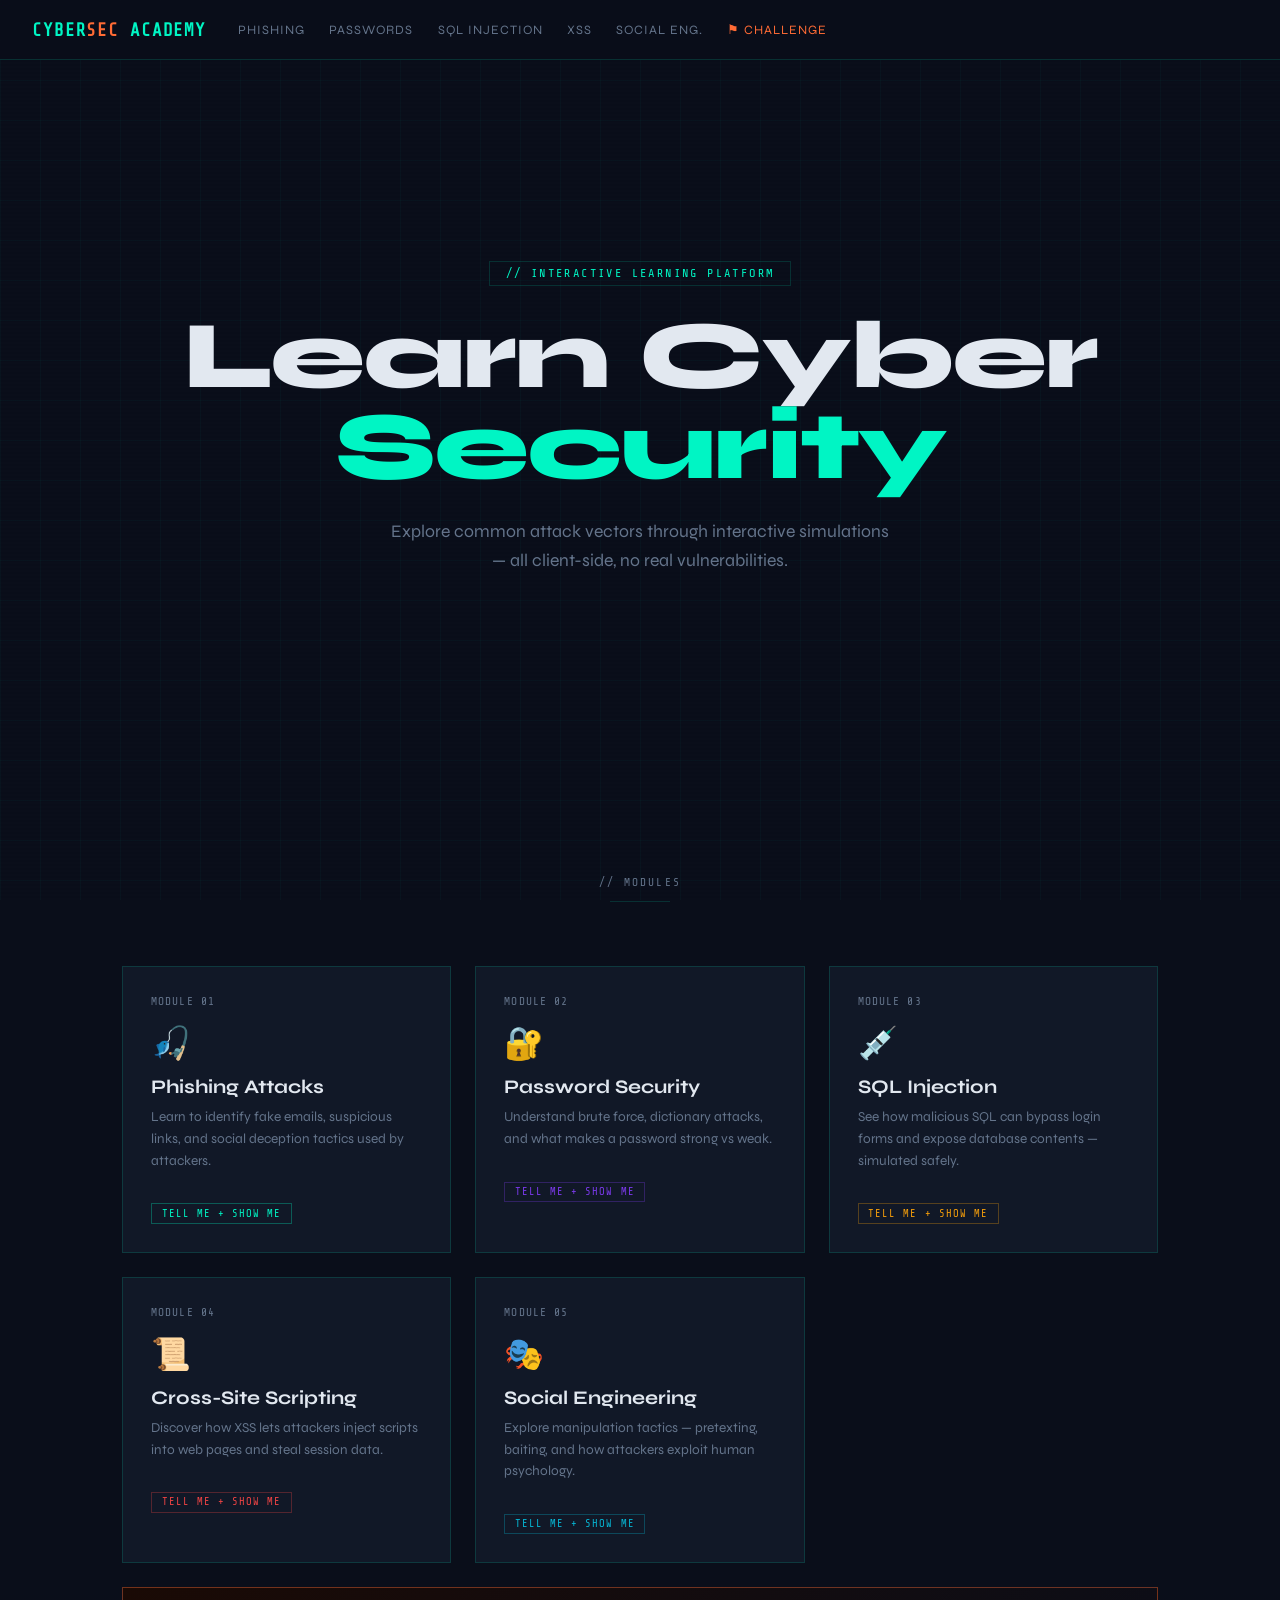
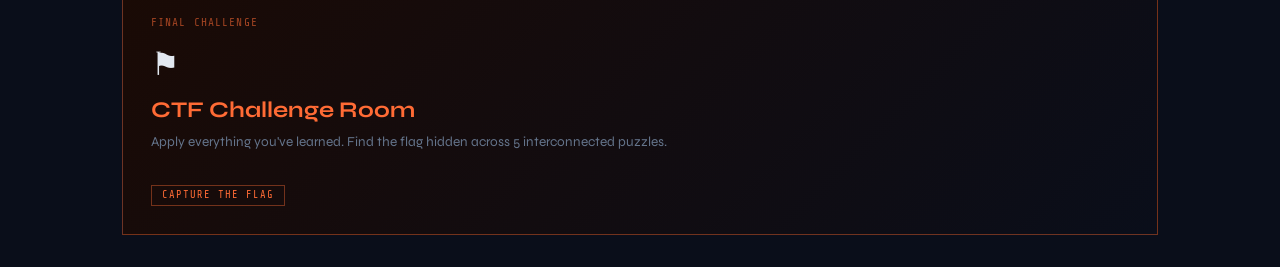
<file: index.html>
<!DOCTYPE html>
<html lang="en">
<head>
<meta charset="UTF-8">
<meta name="viewport" content="width=device-width, initial-scale=1.0">
<title>CyberSec Academy</title>
<link rel="stylesheet" href="css/shared.css">
<link rel="stylesheet" href="css/index.css">
</head>
<body>
<div class="grid-bg"></div>
<div class="scanline"></div>
<nav>
  <a href="index.html" class="logo">CYBER<span>SEC</span> Academy</a>
  <div class="nav-links">
    <a href="01-phishing.html">Phishing</a>
    <a href="02-passwords.html">Passwords</a>
    <a href="03-sql-injection.html">SQL Injection</a>
    <a href="04-xss.html">XSS</a>
    <a href="05-social-engineering.html">Social Eng.</a>
    <a href="06-challenge.html" class="challenge">⚑ Challenge</a>
  </div>
</nav>
<main>
  <section class="hero">
    <div class="hero-tag">// Interactive Learning Platform</div>
    <h1><span class="line1">Learn Cyber</span><span class="line2">Security</span></h1>
    <p>Explore common attack vectors through interactive simulations — all client-side, no real vulnerabilities.</p>
  </section>
  <p class="section-title">// modules</p>
  <div class="section-line"></div>
  <div class="module-grid">
    <a href="01-phishing.html" class="module-card" style="--card-accent:#00f5c4">
      <div class="card-num">MODULE 01</div>
      <div class="card-icon">🎣</div>
      <h2>Phishing Attacks</h2>
      <p>Learn to identify fake emails, suspicious links, and social deception tactics used by attackers.</p>
      <span class="card-tag" style="color:#00f5c4;border-color:rgba(0,245,196,0.3)">Tell Me + Show Me</span>
    </a>
    <a href="02-passwords.html" class="module-card" style="--card-accent:#7c3aed">
      <div class="card-num">MODULE 02</div>
      <div class="card-icon">🔐</div>
      <h2>Password Security</h2>
      <p>Understand brute force, dictionary attacks, and what makes a password strong vs weak.</p>
      <span class="card-tag" style="color:#7c3aed;border-color:rgba(124,58,237,0.3)">Tell Me + Show Me</span>
    </a>
    <a href="03-sql-injection.html" class="module-card" style="--card-accent:#f59e0b">
      <div class="card-num">MODULE 03</div>
      <div class="card-icon">💉</div>
      <h2>SQL Injection</h2>
      <p>See how malicious SQL can bypass login forms and expose database contents — simulated safely.</p>
      <span class="card-tag" style="color:#f59e0b;border-color:rgba(245,158,11,0.3)">Tell Me + Show Me</span>
    </a>
    <a href="04-xss.html" class="module-card" style="--card-accent:#ef4444">
      <div class="card-num">MODULE 04</div>
      <div class="card-icon">📜</div>
      <h2>Cross-Site Scripting</h2>
      <p>Discover how XSS lets attackers inject scripts into web pages and steal session data.</p>
      <span class="card-tag" style="color:#ef4444;border-color:rgba(239,68,68,0.3)">Tell Me + Show Me</span>
    </a>
    <a href="05-social-engineering.html" class="module-card" style="--card-accent:#06b6d4">
      <div class="card-num">MODULE 05</div>
      <div class="card-icon">🎭</div>
      <h2>Social Engineering</h2>
      <p>Explore manipulation tactics — pretexting, baiting, and how attackers exploit human psychology.</p>
      <span class="card-tag" style="color:#06b6d4;border-color:rgba(6,182,212,0.3)">Tell Me + Show Me</span>
    </a>
    <a href="06-challenge.html" class="module-card challenge-card">
      <div class="card-num" style="color:rgba(255,107,53,0.6)">FINAL CHALLENGE</div>
      <div class="card-icon">⚑</div>
      <h2 style="color:var(--accent2);font-size:1.4rem">CTF Challenge Room</h2>
      <p>Apply everything you've learned. Find the flag hidden across 5 interconnected puzzles.</p>
      <span class="card-tag" style="color:var(--accent2);border-color:rgba(255,107,53,0.4)">Capture The Flag</span>
    </a>
  </div>
</main>
</body>
</html>
</file>
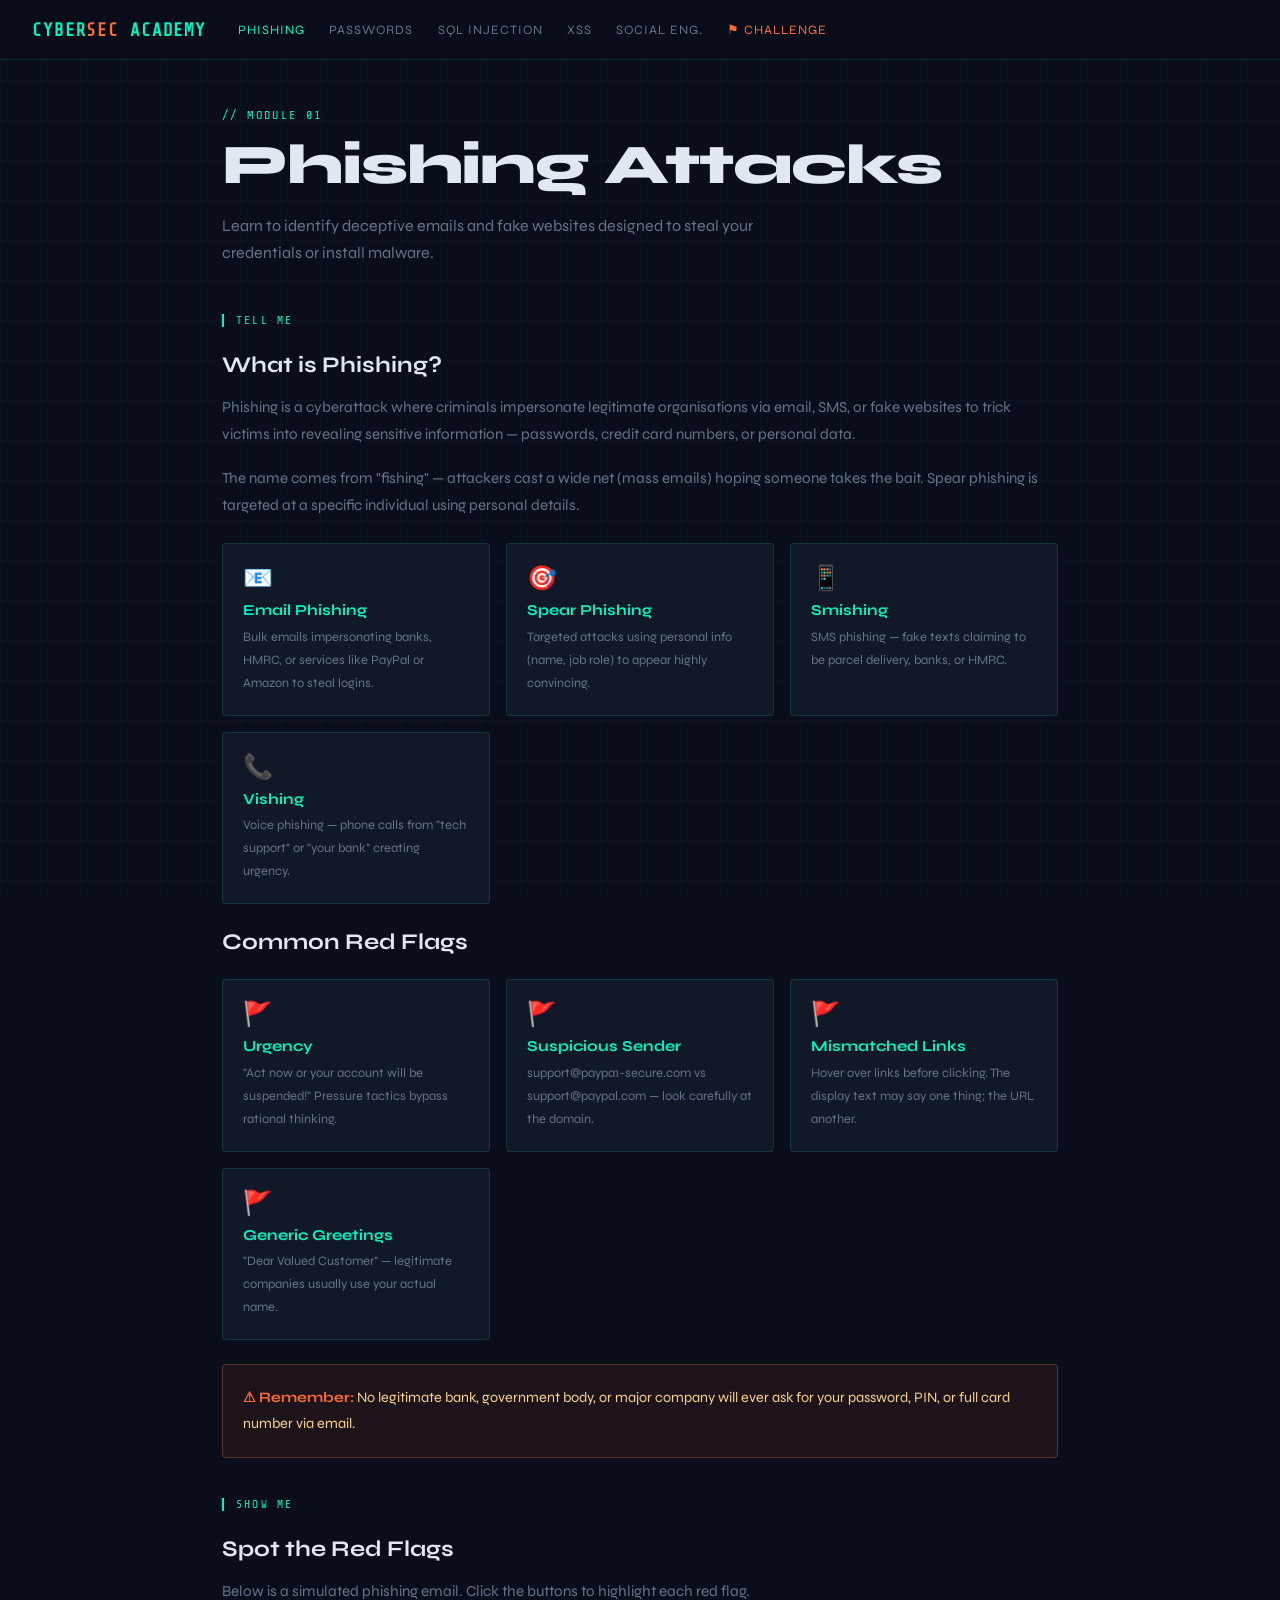
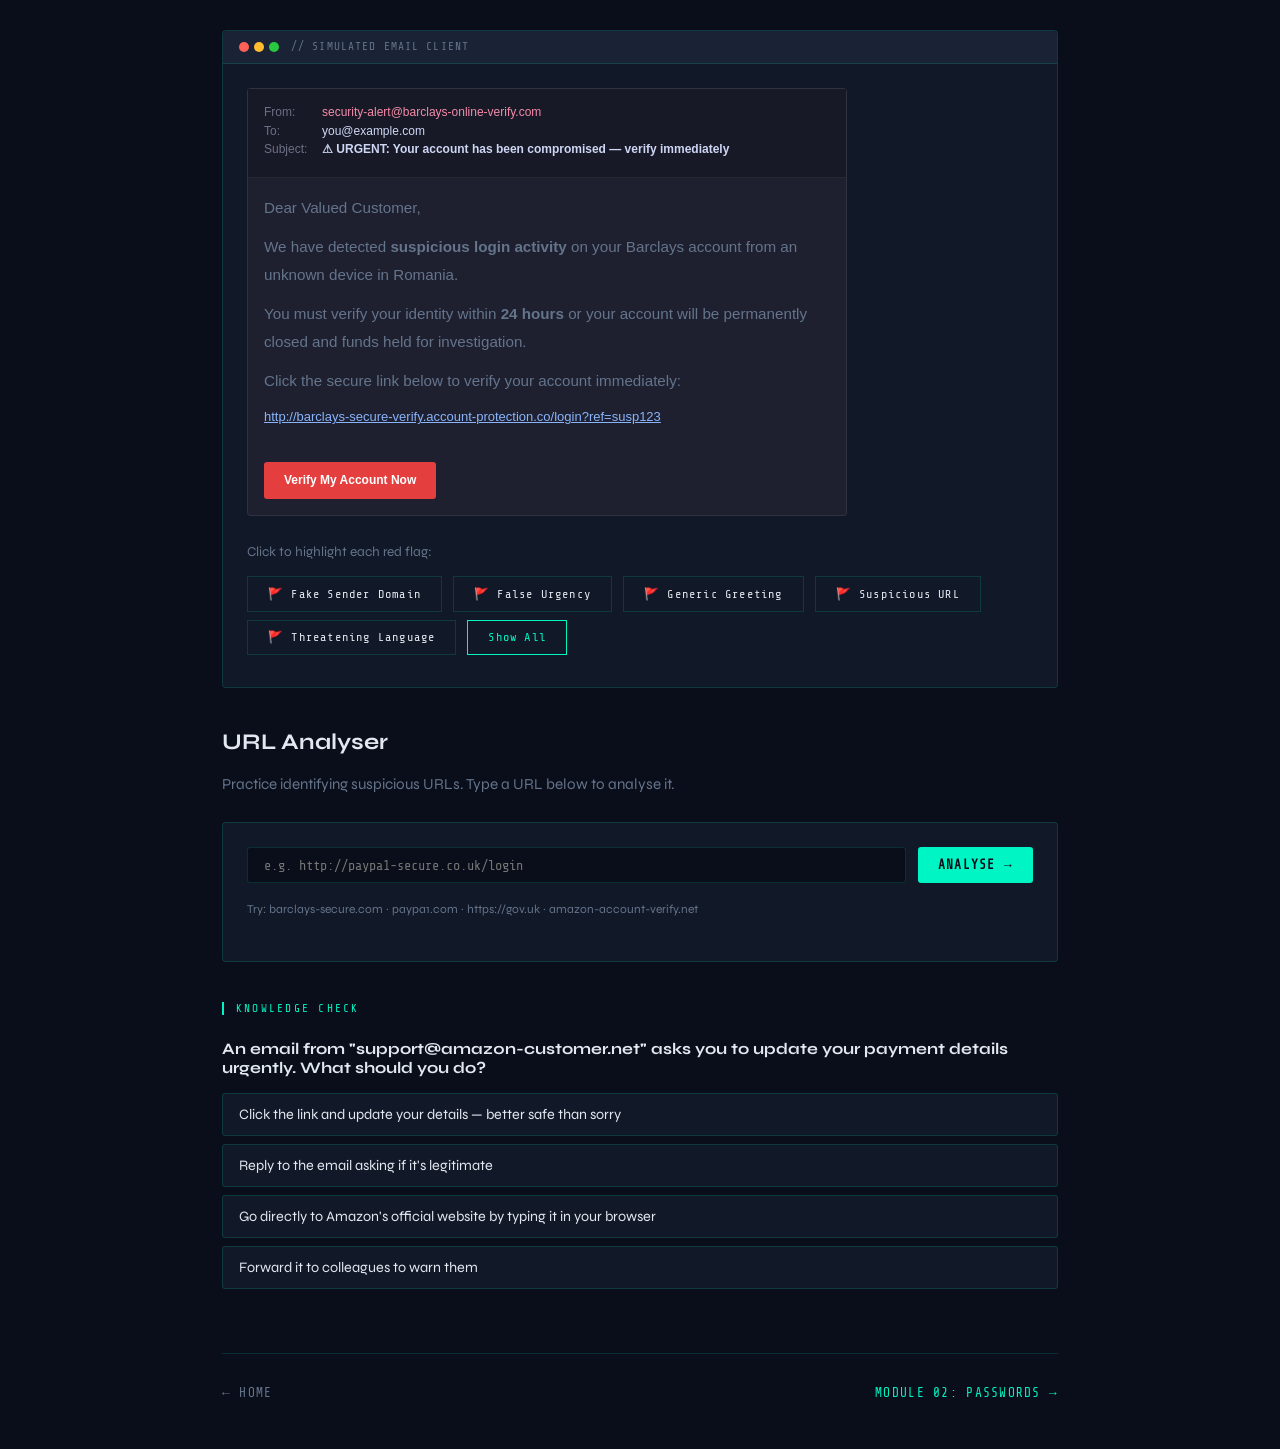
<file: 01-phishing.html>
<!DOCTYPE html>
<html lang="en">
<head>
<meta charset="UTF-8">
<meta name="viewport" content="width=device-width, initial-scale=1.0">
<title>Module 01: Phishing | CyberSec Academy</title>
<link rel="stylesheet" href="css/shared.css">
<link rel="stylesheet" href="css/01-phishing.css">
</head>
<body>
<div class="grid-bg"></div>
<nav>
  <a href="index.html" class="logo">CYBER<span>SEC</span> Academy</a>
  <div class="nav-links">
    <a href="01-phishing.html" class="active">Phishing</a>
    <a href="02-passwords.html">Passwords</a>
    <a href="03-sql-injection.html">SQL Injection</a>
    <a href="04-xss.html">XSS</a>
    <a href="05-social-engineering.html">Social Eng.</a>
    <a href="06-challenge.html" class="challenge">⚑ Challenge</a>
  </div>
</nav>
<main class="page-main">
  <div class="module-num">// MODULE 01</div>
  <h1>Phishing Attacks</h1>
  <p class="subtitle">Learn to identify deceptive emails and fake websites designed to steal your credentials or install malware.</p>

  <div class="section-label">Tell Me</div>
  <h2>What is Phishing?</h2>
  <p>Phishing is a cyberattack where criminals impersonate legitimate organisations via email, SMS, or fake websites to trick victims into revealing sensitive information — passwords, credit card numbers, or personal data.</p>
  <p>The name comes from "fishing" — attackers cast a wide net (mass emails) hoping someone takes the bait. Spear phishing is targeted at a specific individual using personal details.</p>
  <div class="info-grid">
    <div class="info-card"><div class="icon">📧</div><h3>Email Phishing</h3><p>Bulk emails impersonating banks, HMRC, or services like PayPal or Amazon to steal logins.</p></div>
    <div class="info-card"><div class="icon">🎯</div><h3>Spear Phishing</h3><p>Targeted attacks using personal info (name, job role) to appear highly convincing.</p></div>
    <div class="info-card"><div class="icon">📱</div><h3>Smishing</h3><p>SMS phishing — fake texts claiming to be parcel delivery, banks, or HMRC.</p></div>
    <div class="info-card"><div class="icon">📞</div><h3>Vishing</h3><p>Voice phishing — phone calls from "tech support" or "your bank" creating urgency.</p></div>
  </div>
  <h2>Common Red Flags</h2>
  <div class="info-grid">
    <div class="info-card"><div class="icon">🚩</div><h3>Urgency</h3><p>"Act now or your account will be suspended!" Pressure tactics bypass rational thinking.</p></div>
    <div class="info-card"><div class="icon">🚩</div><h3>Suspicious Sender</h3><p>support@paypa1-secure.com vs support@paypal.com — look carefully at the domain.</p></div>
    <div class="info-card"><div class="icon">🚩</div><h3>Mismatched Links</h3><p>Hover over links before clicking. The display text may say one thing; the URL another.</p></div>
    <div class="info-card"><div class="icon">🚩</div><h3>Generic Greetings</h3><p>"Dear Valued Customer" — legitimate companies usually use your actual name.</p></div>
  </div>
  <div class="warning-box">
    <p><strong>⚠ Remember:</strong> No legitimate bank, government body, or major company will ever ask for your password, PIN, or full card number via email.</p>
  </div>

  <div class="section-label">Show Me</div>
  <h2>Spot the Red Flags</h2>
  <p>Below is a simulated phishing email. Click the buttons to highlight each red flag.</p>
  <div class="demo-container">
    <div class="demo-bar">
      <div class="demo-dots">
        <div class="demo-dot" style="background:#ff5f57"></div>
        <div class="demo-dot" style="background:#febc2e"></div>
        <div class="demo-dot" style="background:#28c840"></div>
      </div>
      <span class="demo-label">// SIMULATED EMAIL CLIENT</span>
    </div>
    <div class="demo-body">
      <div class="fake-email">
        <div class="email-header">
          <div class="email-row"><span class="email-label">From:</span> <span class="email-from" id="email-from">security-alert@barclays-online-verify.com</span></div>
          <div class="email-row"><span class="email-label">To:</span> <span>you@example.com</span></div>
          <div class="email-row"><span class="email-label">Subject:</span> <span class="email-subject-line" id="email-subject">⚠ URGENT: Your account has been compromised — verify immediately</span></div>
        </div>
        <div class="email-body">
          <p style="margin-bottom:0.75rem" id="email-greeting">Dear Valued Customer,</p>
          <p style="margin-bottom:0.75rem" id="email-body1">We have detected <strong>suspicious login activity</strong> on your Barclays account from an unknown device in Romania.</p>
          <p style="margin-bottom:0.75rem" id="email-body2">You must verify your identity within <strong>24 hours</strong> or your account will be permanently closed and funds held for investigation.</p>
          <p style="margin-bottom:0.75rem">Click the secure link below to verify your account immediately:</p>
          <a class="email-link" id="email-link" href="javascript:void(0)" onclick="alert('Simulation only — never click links in suspicious emails!')">http://barclays-secure-verify.account-protection.co/login?ref=susp123</a>
          <br><br>
          <span class="email-btn" onclick="alert('Simulation only!')">Verify My Account Now</span>
        </div>
      </div>
      <div style="margin-top:1.5rem">
        <p style="font-size:0.85rem;color:var(--muted);margin-bottom:0.75rem">Click to highlight each red flag:</p>
        <button class="flag-btn" onclick="highlightFlag('sender')">🚩 Fake Sender Domain</button>
        <button class="flag-btn" onclick="highlightFlag('urgency')">🚩 False Urgency</button>
        <button class="flag-btn" onclick="highlightFlag('greeting')">🚩 Generic Greeting</button>
        <button class="flag-btn" onclick="highlightFlag('link')">🚩 Suspicious URL</button>
        <button class="flag-btn" onclick="highlightFlag('threat')">🚩 Threatening Language</button>
        <button class="flag-btn" onclick="highlightFlag('all')" style="border-color:var(--accent);color:var(--accent)">Show All</button>
      </div>
      <div id="flag-info"><span id="flag-info-text"></span></div>
    </div>
  </div>

  <h2 style="margin-top:2.5rem">URL Analyser</h2>
  <p>Practice identifying suspicious URLs. Type a URL below to analyse it.</p>
  <div class="url-tool">
    <div class="url-input-row">
      <input class="url-input" id="urlInput" type="text" placeholder="e.g. http://paypa1-secure.co.uk/login" onkeydown="if(event.key==='Enter')checkUrl()">
      <button class="check-btn" onclick="checkUrl()">ANALYSE →</button>
    </div>
    <div id="urlResult" class="url-result"></div>
    <p style="font-size:0.75rem;color:var(--muted);margin-top:0.75rem">Try: barclays-secure.com · paypa1.com · https://gov.uk · amazon-account-verify.net</p>
  </div>

  <div class="section-label">Knowledge Check</div>
  <div class="quiz-q">An email from "support@amaz0n-customer.net" asks you to update your payment details urgently. What should you do?</div>
  <div class="quiz-options">
    <button class="quiz-opt" onclick="answerQuiz(this, false)">Click the link and update your details — better safe than sorry</button>
    <button class="quiz-opt" onclick="answerQuiz(this, false)">Reply to the email asking if it's legitimate</button>
    <button class="quiz-opt" onclick="answerQuiz(this, true)">Go directly to Amazon's official website by typing it in your browser</button>
    <button class="quiz-opt" onclick="answerQuiz(this, false)">Forward it to colleagues to warn them</button>
  </div>
  <div class="quiz-feedback" id="qfeedback"><span id="qfeedback-text"></span></div>

  <div class="nav-bottom">
    <a href="index.html" class="nav-link">← Home</a>
    <a href="02-passwords.html" class="nav-link next">Module 02: Passwords →</a>
  </div>
</main>
<script src="js/01-phishing.js"></script>
</body>
</html>
</file>
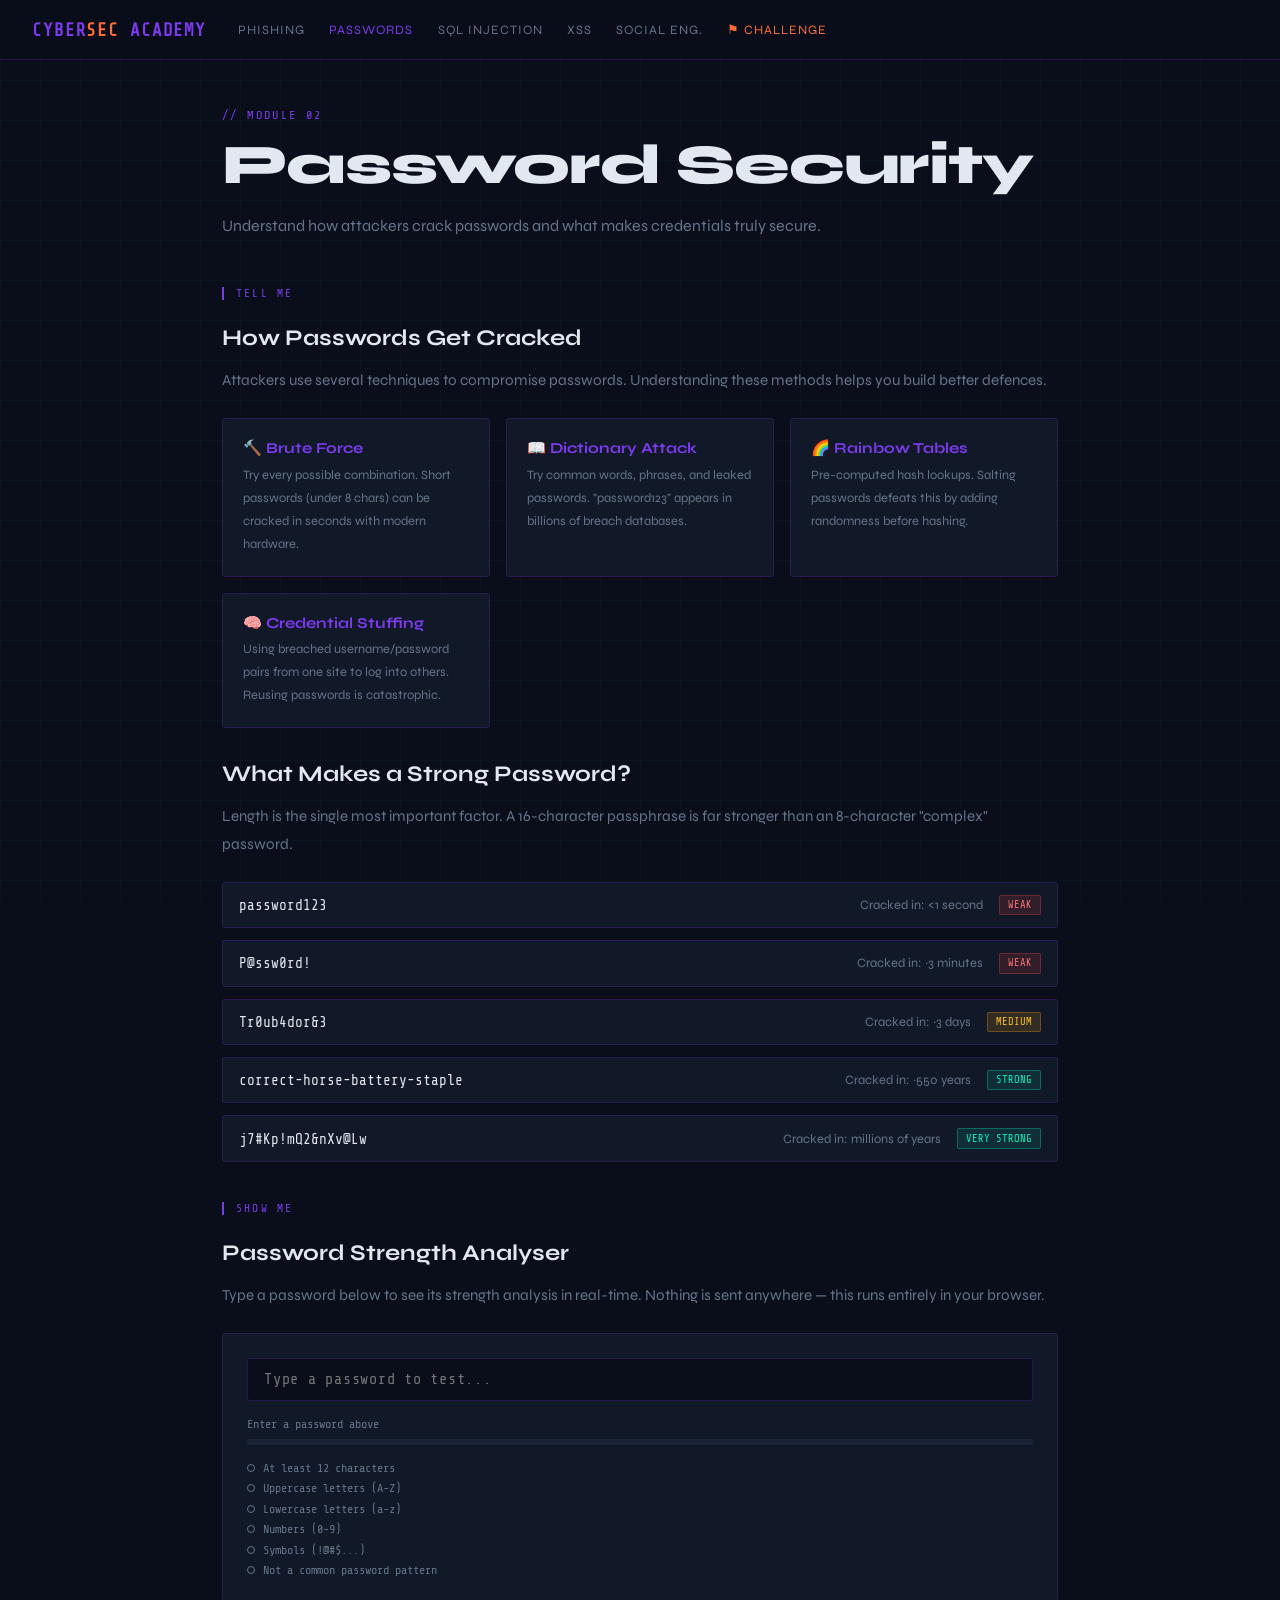
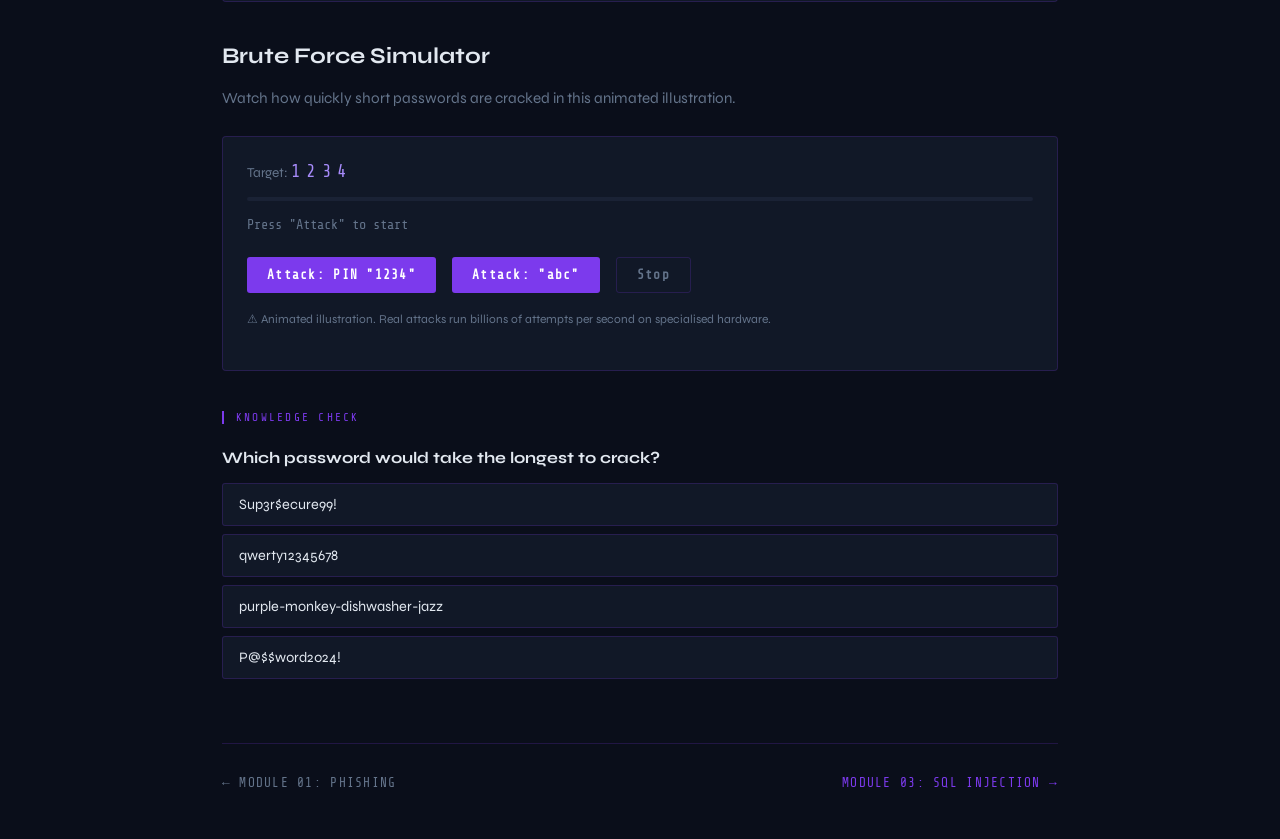
<file: 02-passwords.html>
<!DOCTYPE html>
<html lang="en">
<head>
<meta charset="UTF-8">
<meta name="viewport" content="width=device-width, initial-scale=1.0">
<title>Module 02: Password Security | CyberSec Academy</title>
<link rel="stylesheet" href="css/shared.css">
<link rel="stylesheet" href="css/02-passwords.css">
</head>
<body>
<div class="grid-bg"></div>
<nav>
  <a href="index.html" class="logo">CYBER<span>SEC</span> Academy</a>
  <div class="nav-links">
    <a href="01-phishing.html">Phishing</a>
    <a href="02-passwords.html" class="active">Passwords</a>
    <a href="03-sql-injection.html">SQL Injection</a>
    <a href="04-xss.html">XSS</a>
    <a href="05-social-engineering.html">Social Eng.</a>
    <a href="06-challenge.html" class="challenge">⚑ Challenge</a>
  </div>
</nav>
<main class="page-main">
  <div class="module-num">// MODULE 02</div>
  <h1>Password Security</h1>
  <p class="subtitle">Understand how attackers crack passwords and what makes credentials truly secure.</p>

  <div class="section-label">Tell Me</div>
  <h2>How Passwords Get Cracked</h2>
  <p>Attackers use several techniques to compromise passwords. Understanding these methods helps you build better defences.</p>
  <div class="info-grid">
    <div class="info-card"><h3>🔨 Brute Force</h3><p>Try every possible combination. Short passwords (under 8 chars) can be cracked in seconds with modern hardware.</p></div>
    <div class="info-card"><h3>📖 Dictionary Attack</h3><p>Try common words, phrases, and leaked passwords. "password123" appears in billions of breach databases.</p></div>
    <div class="info-card"><h3>🌈 Rainbow Tables</h3><p>Pre-computed hash lookups. Salting passwords defeats this by adding randomness before hashing.</p></div>
    <div class="info-card"><h3>🧠 Credential Stuffing</h3><p>Using breached username/password pairs from one site to log into others. Reusing passwords is catastrophic.</p></div>
  </div>
  <h2 style="margin-top:2rem">What Makes a Strong Password?</h2>
  <p>Length is the single most important factor. A 16-character passphrase is far stronger than an 8-character "complex" password.</p>
  <div class="pw-examples">
    <div class="pw-ex"><span class="pw-ex-pw">password123</span><span class="pw-ex-crack">Cracked in: &lt;1 second</span><span class="pw-ex-badge badge-weak">WEAK</span></div>
    <div class="pw-ex"><span class="pw-ex-pw">P@ssw0rd!</span><span class="pw-ex-crack">Cracked in: ~3 minutes</span><span class="pw-ex-badge badge-weak">WEAK</span></div>
    <div class="pw-ex"><span class="pw-ex-pw">Tr0ub4dor&3</span><span class="pw-ex-crack">Cracked in: ~3 days</span><span class="pw-ex-badge badge-med">MEDIUM</span></div>
    <div class="pw-ex"><span class="pw-ex-pw">correct-horse-battery-staple</span><span class="pw-ex-crack">Cracked in: ~550 years</span><span class="pw-ex-badge badge-strong">STRONG</span></div>
    <div class="pw-ex"><span class="pw-ex-pw">j7#Kp!mQ2&nXv@Lw</span><span class="pw-ex-crack">Cracked in: millions of years</span><span class="pw-ex-badge badge-strong">VERY STRONG</span></div>
  </div>

  <div class="section-label">Show Me</div>
  <h2>Password Strength Analyser</h2>
  <p>Type a password below to see its strength analysis in real-time. Nothing is sent anywhere — this runs entirely in your browser.</p>
  <div class="pw-demo">
    <div class="pw-input-row">
      <input class="pw-input" id="pwInput" type="text" placeholder="Type a password to test..." oninput="analysePw(this.value)">
    </div>
    <div class="strength-meter">
      <div class="strength-label" id="strengthLabel">Enter a password above</div>
      <div class="strength-bar-bg"><div class="strength-bar" id="strengthBar"></div></div>
    </div>
    <div class="criteria-list">
      <div class="criterion" id="c-len"><span class="dot"></span>At least 12 characters</div>
      <div class="criterion" id="c-upper"><span class="dot"></span>Uppercase letters (A-Z)</div>
      <div class="criterion" id="c-lower"><span class="dot"></span>Lowercase letters (a-z)</div>
      <div class="criterion" id="c-num"><span class="dot"></span>Numbers (0-9)</div>
      <div class="criterion" id="c-sym"><span class="dot"></span>Symbols (!@#$...)</div>
      <div class="criterion" id="c-nocommon"><span class="dot"></span>Not a common password pattern</div>
    </div>
    <div class="crack-display" id="crackDisplay" style="display:none">
      <div class="label">// ESTIMATED CRACK TIME (offline GPU attack)</div>
      <div class="crack-time" id="crackTime">—</div>
    </div>
  </div>

  <h2 style="margin-top:2.5rem">Brute Force Simulator</h2>
  <p>Watch how quickly short passwords are cracked in this animated illustration.</p>
  <div class="bf-sim">
    <div style="margin-bottom:1rem">
      <span style="font-size:0.85rem;color:var(--muted)">Target: </span>
      <span class="bf-target-display" id="bfTarget">1234</span>
    </div>
    <div class="bf-progress"><div class="bf-bar" id="bfBar"></div></div>
    <div class="bf-attempt" id="bfAttempt">Press "Attack" to start</div>
    <div class="bf-stats" id="bfStats"></div>
    <div style="margin-top:1rem;display:flex;gap:0.5rem;flex-wrap:wrap;">
      <button class="bf-btn" onclick="startBrute('1234')">Attack: PIN "1234"</button>
      <button class="bf-btn" onclick="startBrute('abc')">Attack: "abc"</button>
      <button class="bf-btn secondary" onclick="stopBrute()">Stop</button>
    </div>
    <p style="font-size:0.75rem;color:var(--muted);margin-top:1rem">⚠ Animated illustration. Real attacks run billions of attempts per second on specialised hardware.</p>
  </div>

  <div class="section-label">Knowledge Check</div>
  <div class="quiz-q">Which password would take the longest to crack?</div>
  <div class="quiz-options">
    <button class="quiz-opt" onclick="answerQ(this,false)">Sup3r$ecure99!</button>
    <button class="quiz-opt" onclick="answerQ(this,false)">qwerty12345678</button>
    <button class="quiz-opt" onclick="answerQ(this,true)">purple-monkey-dishwasher-jazz</button>
    <button class="quiz-opt" onclick="answerQ(this,false)">P@$$w0rd2024!</button>
  </div>
  <div class="quiz-feedback" id="qfeedback"><span id="qfeedback-text"></span></div>

  <div class="nav-bottom">
    <a href="01-phishing.html" class="nav-link">← Module 01: Phishing</a>
    <a href="03-sql-injection.html" class="nav-link next">Module 03: SQL Injection →</a>
  </div>
</main>
<script src="js/02-passwords.js"></script>
</body>
</html>
</file>
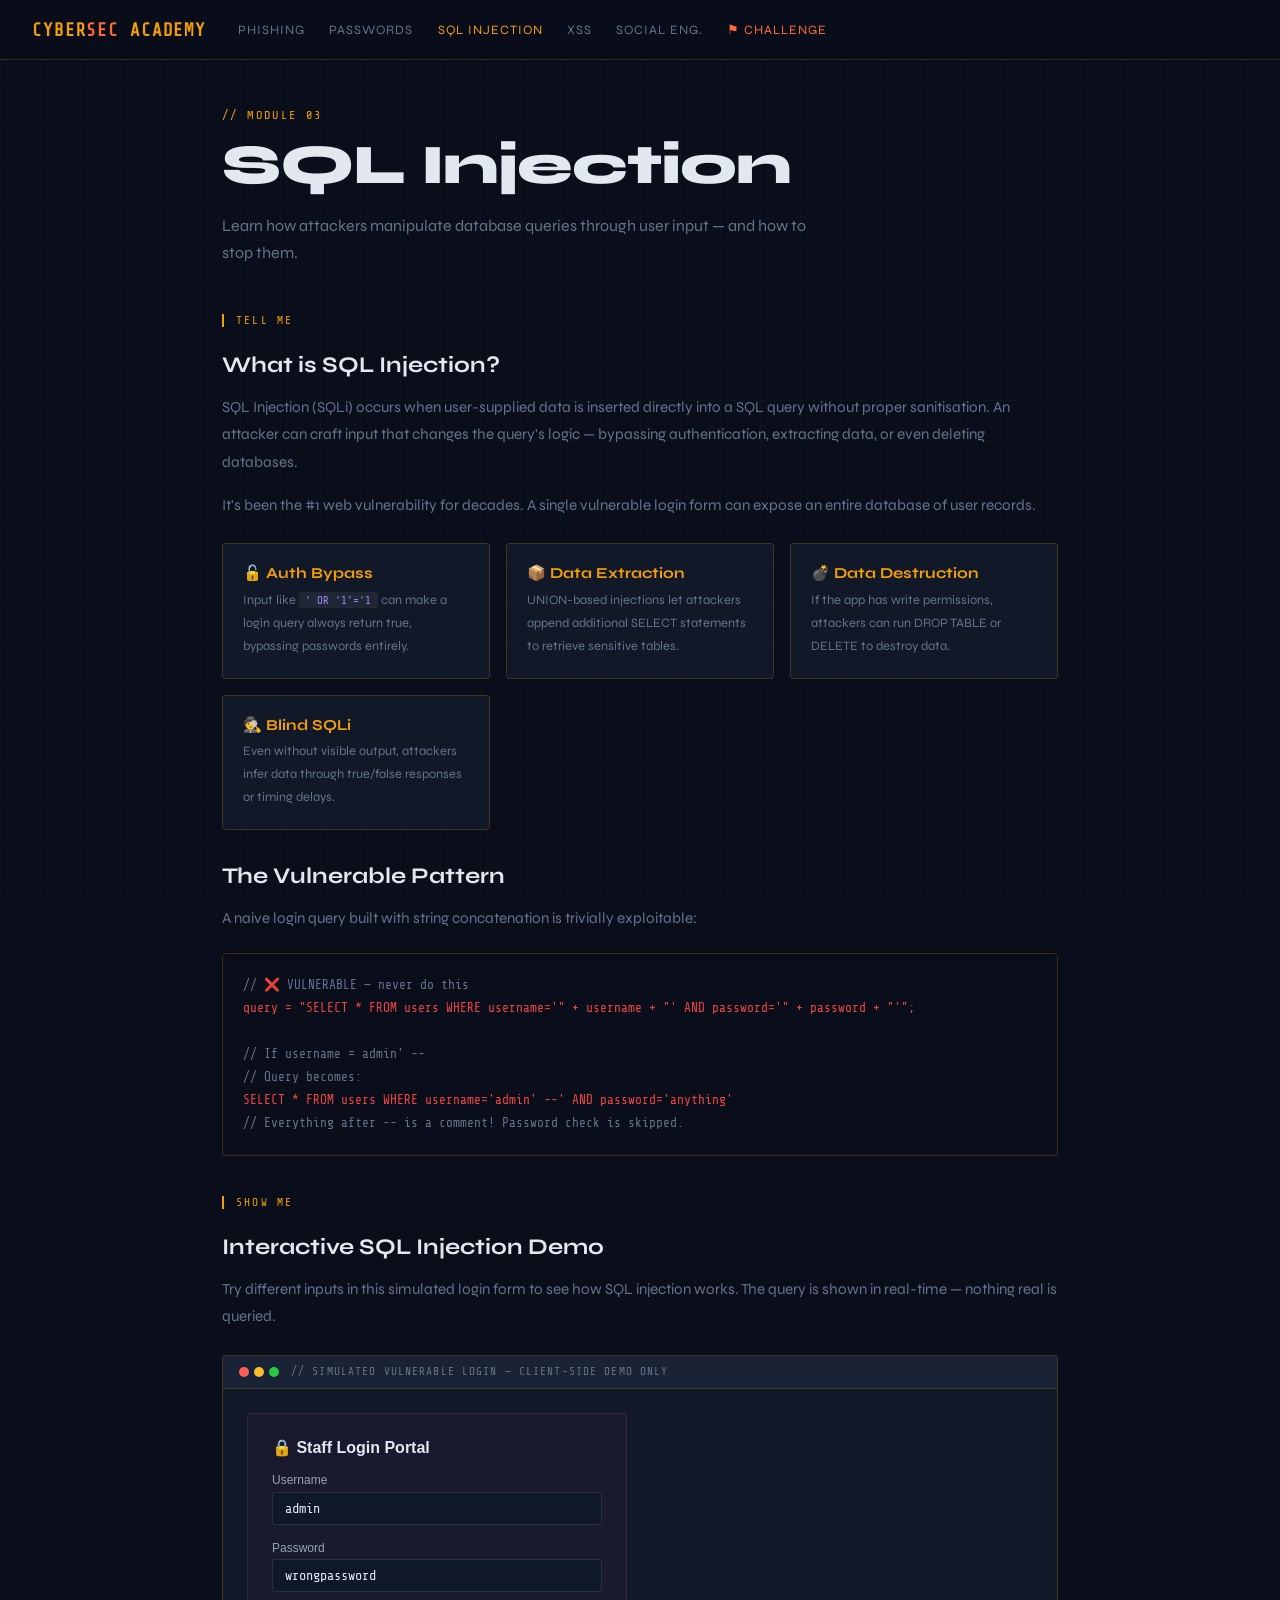
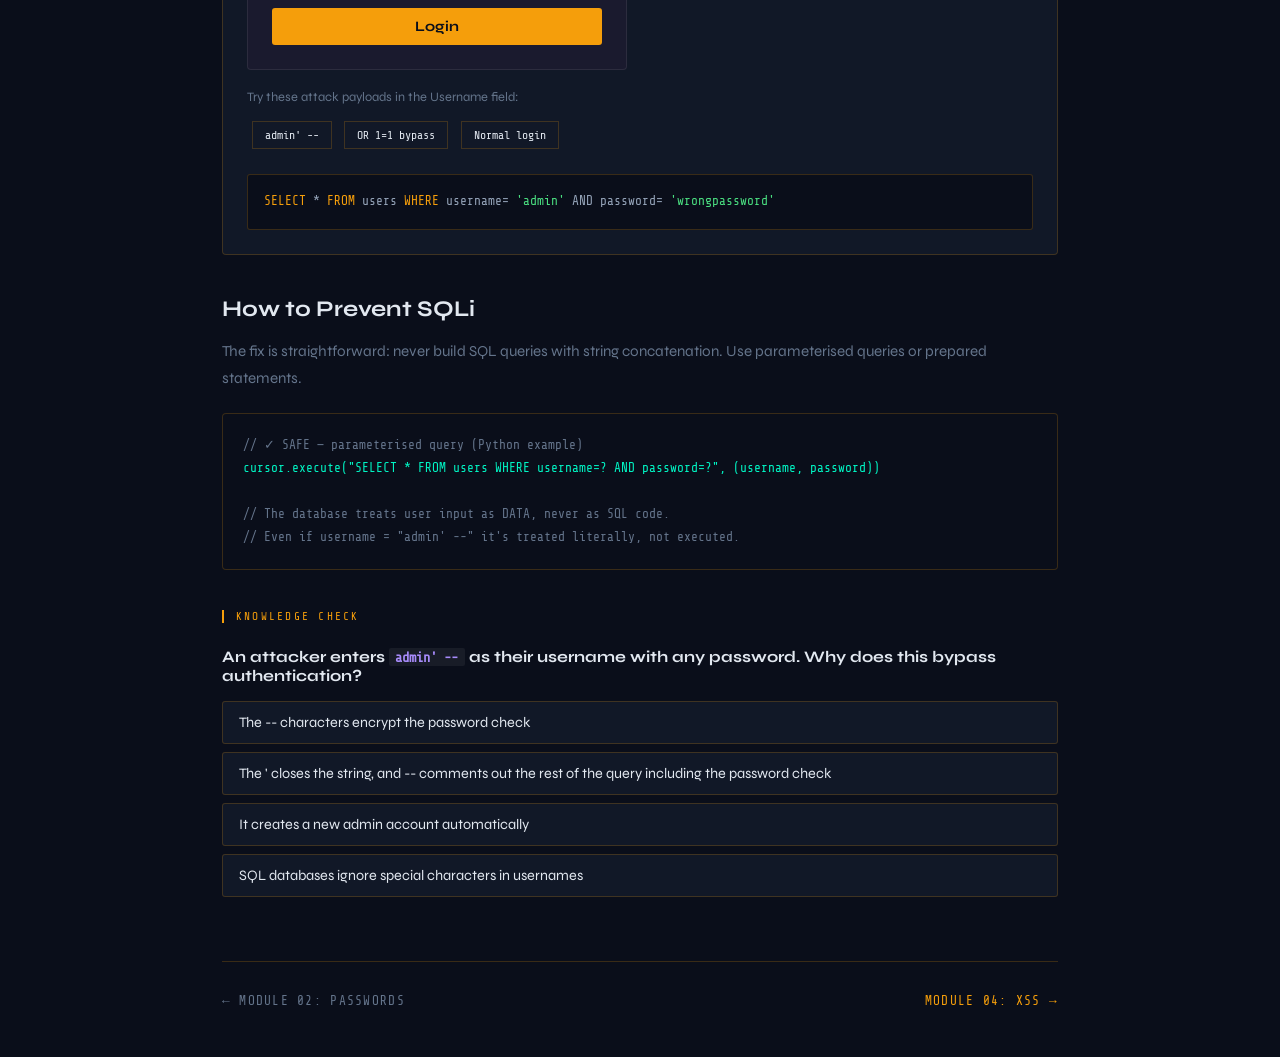
<file: 03-sql-injection.html>
<!DOCTYPE html>
<html lang="en">
<head>
<meta charset="UTF-8">
<meta name="viewport" content="width=device-width, initial-scale=1.0">
<title>Module 03: SQL Injection | CyberSec Academy</title>
<link rel="stylesheet" href="css/shared.css">
<link rel="stylesheet" href="css/03-sql-injection.css">
</head>
<body>
<div class="grid-bg"></div>
<nav>
  <a href="index.html" class="logo">CYBER<span>SEC</span> Academy</a>
  <div class="nav-links">
    <a href="01-phishing.html">Phishing</a>
    <a href="02-passwords.html">Passwords</a>
    <a href="03-sql-injection.html" class="active">SQL Injection</a>
    <a href="04-xss.html">XSS</a>
    <a href="05-social-engineering.html">Social Eng.</a>
    <a href="06-challenge.html" class="challenge">⚑ Challenge</a>
  </div>
</nav>
<main class="page-main">
  <div class="module-num">// MODULE 03</div>
  <h1>SQL Injection</h1>
  <p class="subtitle">Learn how attackers manipulate database queries through user input — and how to stop them.</p>

  <div class="section-label">Tell Me</div>
  <h2>What is SQL Injection?</h2>
  <p>SQL Injection (SQLi) occurs when user-supplied data is inserted directly into a SQL query without proper sanitisation. An attacker can craft input that changes the query's logic — bypassing authentication, extracting data, or even deleting databases.</p>
  <p>It's been the #1 web vulnerability for decades. A single vulnerable login form can expose an entire database of user records.</p>
  <div class="info-grid">
    <div class="info-card"><h3>🔓 Auth Bypass</h3><p>Input like <code>' OR '1'='1</code> can make a login query always return true, bypassing passwords entirely.</p></div>
    <div class="info-card"><h3>📦 Data Extraction</h3><p>UNION-based injections let attackers append additional SELECT statements to retrieve sensitive tables.</p></div>
    <div class="info-card"><h3>💣 Data Destruction</h3><p>If the app has write permissions, attackers can run DROP TABLE or DELETE to destroy data.</p></div>
    <div class="info-card"><h3>🕵️ Blind SQLi</h3><p>Even without visible output, attackers infer data through true/false responses or timing delays.</p></div>
  </div>

  <h2 style="margin-top:2rem">The Vulnerable Pattern</h2>
  <p>A naive login query built with string concatenation is trivially exploitable:</p>
  <div class="code-block">
    <span class="code-comment">// ❌ VULNERABLE — never do this</span><br>
    <span class="code-bad">query = "SELECT * FROM users WHERE username='" + username + "' AND password='" + password + "'";</span><br><br>
    <span class="code-comment">// If username = admin' --</span><br>
    <span class="code-comment">// Query becomes:</span><br>
    <span class="code-bad">SELECT * FROM users WHERE username='admin' --' AND password='anything'</span><br>
    <span class="code-comment">// Everything after -- is a comment! Password check is skipped.</span>
  </div>

  <div class="section-label">Show Me</div>
  <h2>Interactive SQL Injection Demo</h2>
  <p>Try different inputs in this simulated login form to see how SQL injection works. The query is shown in real-time — nothing real is queried.</p>

  <div class="demo-container">
    <div class="demo-bar">
      <div class="demo-dots">
        <div class="demo-dot" style="background:#ff5f57"></div>
        <div class="demo-dot" style="background:#febc2e"></div>
        <div class="demo-dot" style="background:#28c840"></div>
      </div>
      <span class="demo-label">// SIMULATED VULNERABLE LOGIN — CLIENT-SIDE DEMO ONLY</span>
    </div>
    <div class="demo-body">
      <div class="fake-form">
        <h3>🔒 Staff Login Portal</h3>
        <div class="form-field">
          <label>Username</label>
          <input type="text" id="sqlUser" value="admin" placeholder="Username" oninput="updateQuery()">
        </div>
        <div class="form-field">
          <label>Password</label>
          <input type="text" id="sqlPass" value="wrongpassword" placeholder="Password" oninput="updateQuery()">
        </div>
        <button class="form-submit" onclick="runQuery()">Login</button>
      </div>

      <div style="margin-top:1rem">
        <p style="font-size:0.8rem;color:var(--muted);margin-bottom:0.5rem">Try these attack payloads in the Username field:</p>
        <button class="payload-btn" onclick="setPayload(&quot;admin' --&quot;, '')">admin' --</button>
        <button class="payload-btn" onclick="setPayload(&quot;' OR '1'='1&quot;, &quot;' OR '1'='1&quot;)">OR 1=1 bypass</button>
        <button class="payload-btn" onclick="setPayload('admin', 'admin')">Normal login</button>
      </div>

      <div class="sql-query-display" id="sqlQueryDisplay">
        <span class="sql-key">SELECT</span> <span class="sql-normal">* </span>
        <span class="sql-key">FROM</span> <span class="sql-normal">users </span>
        <span class="sql-key">WHERE</span> <span class="sql-normal">username=</span>
        <span class="sql-str" id="q-user">'admin'</span>
        <span class="sql-normal"> AND password=</span>
        <span class="sql-str" id="q-pass">'wrongpassword'</span>
      </div>

      <div class="sql-alert" id="sqlAlert"></div>
      <div class="sql-success" id="sqlSuccess"></div>
      <table class="sql-result-table" id="sqlResultTable">
        <thead><tr><th>id</th><th>username</th><th>password_hash</th><th>email</th><th>role</th></tr></thead>
        <tbody id="sqlResultBody"></tbody>
      </table>
    </div>
  </div>

  <h2 style="margin-top:2.5rem">How to Prevent SQLi</h2>
  <p>The fix is straightforward: never build SQL queries with string concatenation. Use parameterised queries or prepared statements.</p>
  <div class="code-block">
    <span class="code-comment">// ✓ SAFE — parameterised query (Python example)</span><br>
    <span class="code-good">cursor.execute("SELECT * FROM users WHERE username=? AND password=?", (username, password))</span><br><br>
    <span class="code-comment">// The database treats user input as DATA, never as SQL code.</span><br>
    <span class="code-comment">// Even if username = "admin' --" it's treated literally, not executed.</span>
  </div>

  <div class="section-label">Knowledge Check</div>
  <div class="quiz-q">An attacker enters <code>admin' --</code> as their username with any password. Why does this bypass authentication?</div>
  <div class="quiz-options">
    <button class="quiz-opt" onclick="answerQ(this,false)">The -- characters encrypt the password check</button>
    <button class="quiz-opt" onclick="answerQ(this,true)">The ' closes the string, and -- comments out the rest of the query including the password check</button>
    <button class="quiz-opt" onclick="answerQ(this,false)">It creates a new admin account automatically</button>
    <button class="quiz-opt" onclick="answerQ(this,false)">SQL databases ignore special characters in usernames</button>
  </div>
  <div class="quiz-feedback" id="qfeedback"><span id="qfeedback-text"></span></div>

  <div class="nav-bottom">
    <a href="02-passwords.html" class="nav-link">← Module 02: Passwords</a>
    <a href="04-xss.html" class="nav-link next">Module 04: XSS →</a>
  </div>
</main>
<script src="js/03-sql-injection.js"></script>
</body>
</html>
</file>
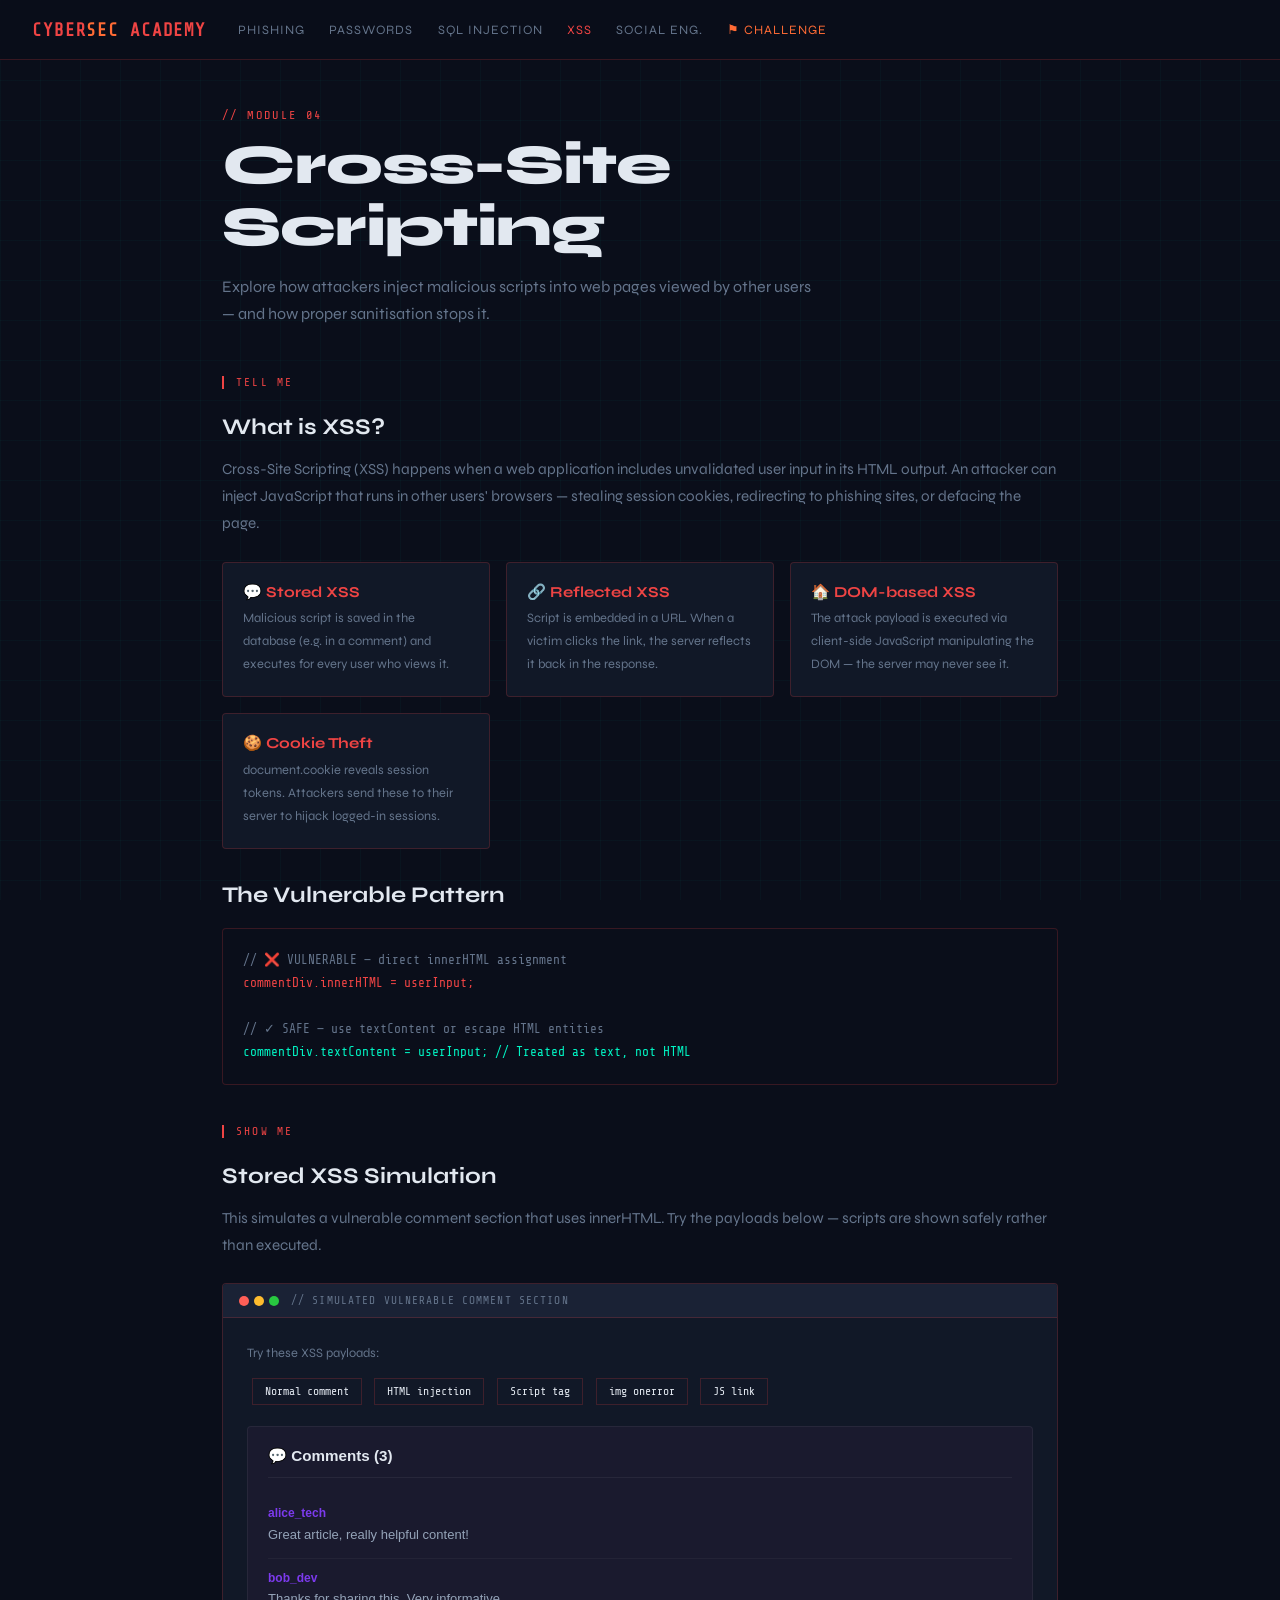
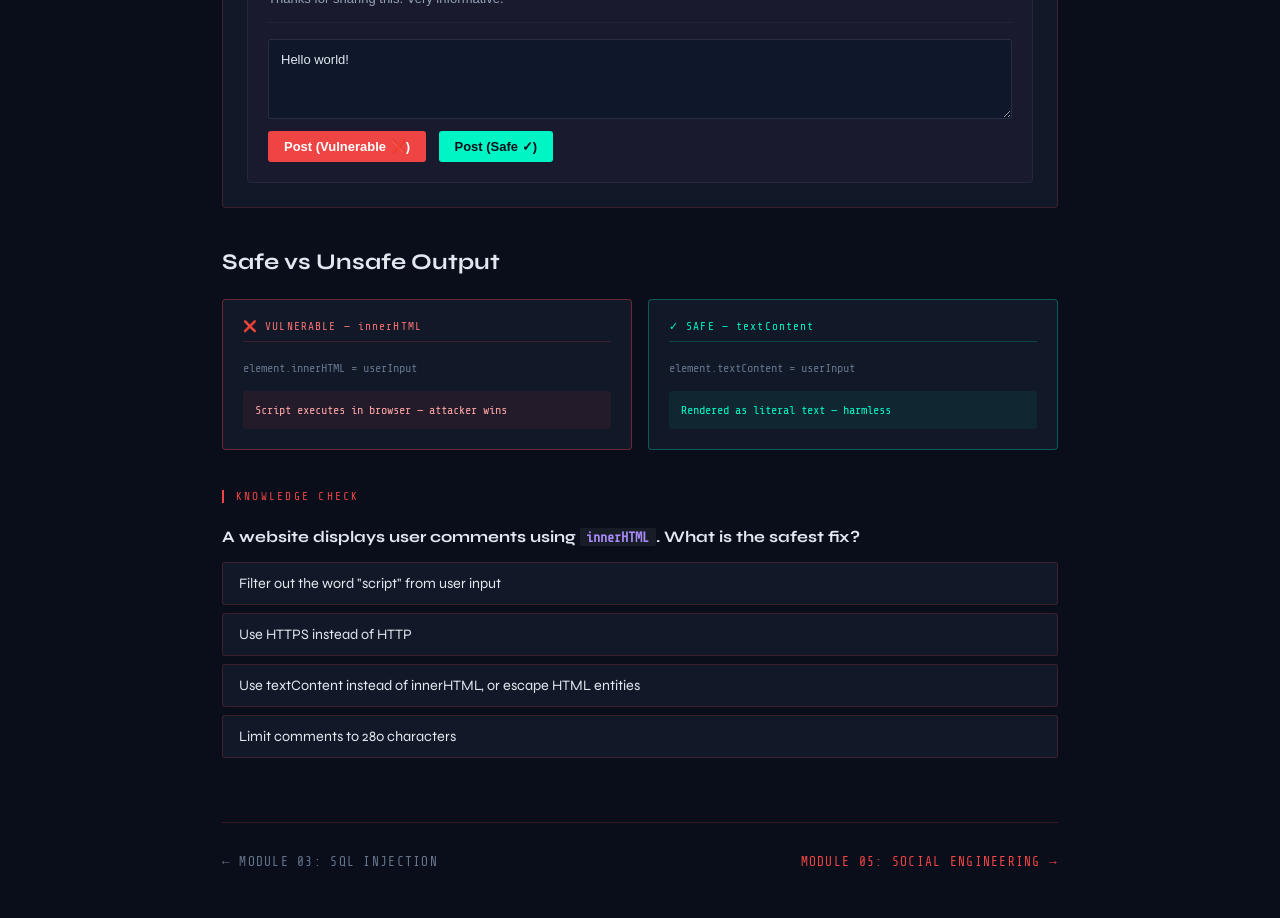
<file: 04-xss.html>
<!DOCTYPE html>
<html lang="en">
<head>
<meta charset="UTF-8">
<meta name="viewport" content="width=device-width, initial-scale=1.0">
<title>Module 04: Cross-Site Scripting | CyberSec Academy</title>
<link rel="stylesheet" href="css/shared.css">
<link rel="stylesheet" href="css/04-xss.css">
</head>
<body>
<div class="grid-bg"></div>
<nav>
  <a href="index.html" class="logo">CYBER<span>SEC</span> Academy</a>
  <div class="nav-links">
    <a href="01-phishing.html">Phishing</a>
    <a href="02-passwords.html">Passwords</a>
    <a href="03-sql-injection.html">SQL Injection</a>
    <a href="04-xss.html" class="active">XSS</a>
    <a href="05-social-engineering.html">Social Eng.</a>
    <a href="06-challenge.html" class="challenge">⚑ Challenge</a>
  </div>
</nav>
<main class="page-main">
  <div class="module-num">// MODULE 04</div>
  <h1>Cross-Site Scripting</h1>
  <p class="subtitle">Explore how attackers inject malicious scripts into web pages viewed by other users — and how proper sanitisation stops it.</p>

  <div class="section-label">Tell Me</div>
  <h2>What is XSS?</h2>
  <p>Cross-Site Scripting (XSS) happens when a web application includes unvalidated user input in its HTML output. An attacker can inject JavaScript that runs in other users' browsers — stealing session cookies, redirecting to phishing sites, or defacing the page.</p>
  <div class="info-grid">
    <div class="info-card"><h3>💬 Stored XSS</h3><p>Malicious script is saved in the database (e.g. in a comment) and executes for every user who views it.</p></div>
    <div class="info-card"><h3>🔗 Reflected XSS</h3><p>Script is embedded in a URL. When a victim clicks the link, the server reflects it back in the response.</p></div>
    <div class="info-card"><h3>🏠 DOM-based XSS</h3><p>The attack payload is executed via client-side JavaScript manipulating the DOM — the server may never see it.</p></div>
    <div class="info-card"><h3>🍪 Cookie Theft</h3><p>document.cookie reveals session tokens. Attackers send these to their server to hijack logged-in sessions.</p></div>
  </div>

  <h2 style="margin-top:2rem">The Vulnerable Pattern</h2>
  <div class="code-block">
    <span class="code-comment">// ❌ VULNERABLE — direct innerHTML assignment</span><br>
    <span class="code-bad">commentDiv.innerHTML = userInput;</span><br><br>
    <span class="code-comment">// ✓ SAFE — use textContent or escape HTML entities</span><br>
    <span class="code-good">commentDiv.textContent = userInput; // Treated as text, not HTML</span>
  </div>

  <div class="section-label">Show Me</div>
  <h2>Stored XSS Simulation</h2>
  <p>This simulates a vulnerable comment section that uses innerHTML. Try the payloads below — scripts are shown safely rather than executed.</p>

  <div class="demo-container">
    <div class="demo-bar">
      <div class="demo-dots">
        <div class="demo-dot" style="background:#ff5f57"></div>
        <div class="demo-dot" style="background:#febc2e"></div>
        <div class="demo-dot" style="background:#28c840"></div>
      </div>
      <span class="demo-label">// SIMULATED VULNERABLE COMMENT SECTION</span>
    </div>
    <div class="demo-body">
      <div style="margin-bottom:1rem">
        <p style="font-size:0.8rem;color:var(--muted);margin-bottom:0.5rem">Try these XSS payloads:</p>
        <button class="payload-btn" onclick="setPayload('Hello world!')">Normal comment</button>
        <button class="payload-btn" onclick="setPayload('<b>Bold text</b>')">HTML injection</button>
        <button class="payload-btn" onclick="setPayload('<script>alert(&quot;XSS!&quot;)<\/script>')">Script tag</button>
        <button class="payload-btn" onclick="setPayload('<img src=x onerror=alert(&quot;Cookie: &quot;+document.cookie)>')">img onerror</button>
        <button class="payload-btn" onclick="setPayload('<a href=javascript:alert(&quot;Phished!&quot;)>Click me!</a>')">JS link</button>
      </div>
      <div class="fake-comment-section">
        <div class="comment-title">💬 Comments (3)</div>
        <div class="comment-item"><div class="author">alice_tech</div><div class="text">Great article, really helpful content!</div></div>
        <div class="comment-item"><div class="author">bob_dev</div><div class="text">Thanks for sharing this. Very informative.</div></div>
        <div id="injectedComments"></div>
        <div class="comment-input-area">
          <textarea id="xssInput" placeholder="Add a comment...">Hello world!</textarea>
          <br>
          <button class="comment-submit" onclick="postVulnerableComment()">Post (Vulnerable ❌)</button>
          <button class="comment-submit" style="background:#00f5c4;color:#0a0e1a;margin-left:0.5rem" onclick="postSafeComment()">Post (Safe ✓)</button>
        </div>
      </div>
      <div class="analysis-panel" id="analysisPanel">
        <div class="analysis-row"><span class="analysis-label">Input detected:</span><span class="analysis-val danger" id="ap-input"></span></div>
        <div class="analysis-row"><span class="analysis-label">Contains script:</span><span class="analysis-val" id="ap-script"></span></div>
        <div class="analysis-row"><span class="analysis-label">Contains event:</span><span class="analysis-val" id="ap-event"></span></div>
        <div class="analysis-row"><span class="analysis-label">innerHTML result:</span><span class="analysis-val danger" id="ap-inner"></span></div>
        <div class="analysis-row"><span class="analysis-label">textContent result:</span><span class="analysis-val safe" id="ap-text"></span></div>
      </div>
    </div>
  </div>

  <h2 style="margin-top:2.5rem">Safe vs Unsafe Output</h2>
  <div class="sanitiser-compare">
    <div class="san-panel bad">
      <div class="san-header">❌ VULNERABLE — innerHTML</div>
      <div class="san-code">element.innerHTML = userInput</div>
      <div class="san-output">Script executes in browser — attacker wins</div>
    </div>
    <div class="san-panel good">
      <div class="san-header">✓ SAFE — textContent</div>
      <div class="san-code">element.textContent = userInput</div>
      <div class="san-output">Rendered as literal text — harmless</div>
    </div>
  </div>

  <div class="section-label">Knowledge Check</div>
  <div class="quiz-q">A website displays user comments using <code>innerHTML</code>. What is the safest fix?</div>
  <div class="quiz-options">
    <button class="quiz-opt" onclick="answerQ(this,false)">Filter out the word "script" from user input</button>
    <button class="quiz-opt" onclick="answerQ(this,false)">Use HTTPS instead of HTTP</button>
    <button class="quiz-opt" onclick="answerQ(this,true)">Use textContent instead of innerHTML, or escape HTML entities</button>
    <button class="quiz-opt" onclick="answerQ(this,false)">Limit comments to 280 characters</button>
  </div>
  <div class="quiz-feedback" id="qfeedback"><span id="qfeedback-text"></span></div>

  <div class="nav-bottom">
    <a href="03-sql-injection.html" class="nav-link">← Module 03: SQL Injection</a>
    <a href="05-social-engineering.html" class="nav-link next">Module 05: Social Engineering →</a>
  </div>
</main>
<script src="js/04-xss.js"></script>
</body>
</html>
</file>
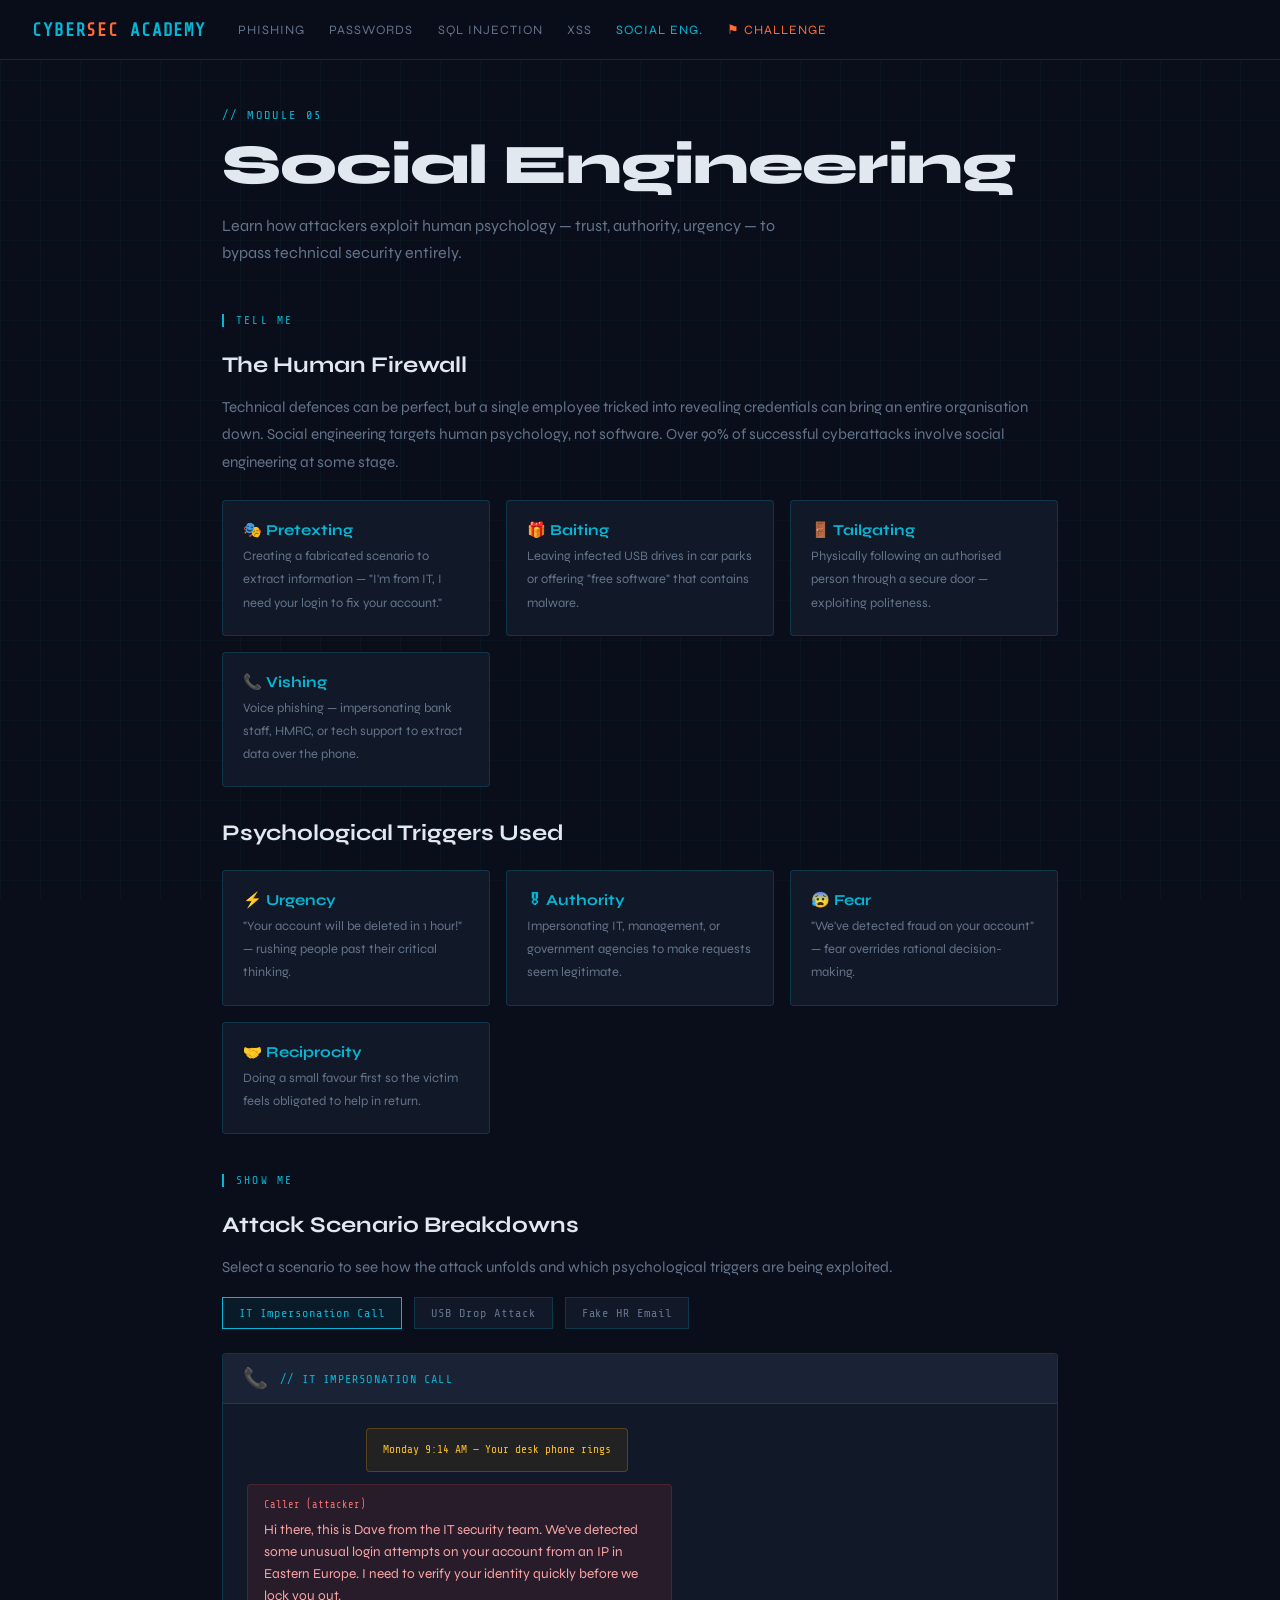
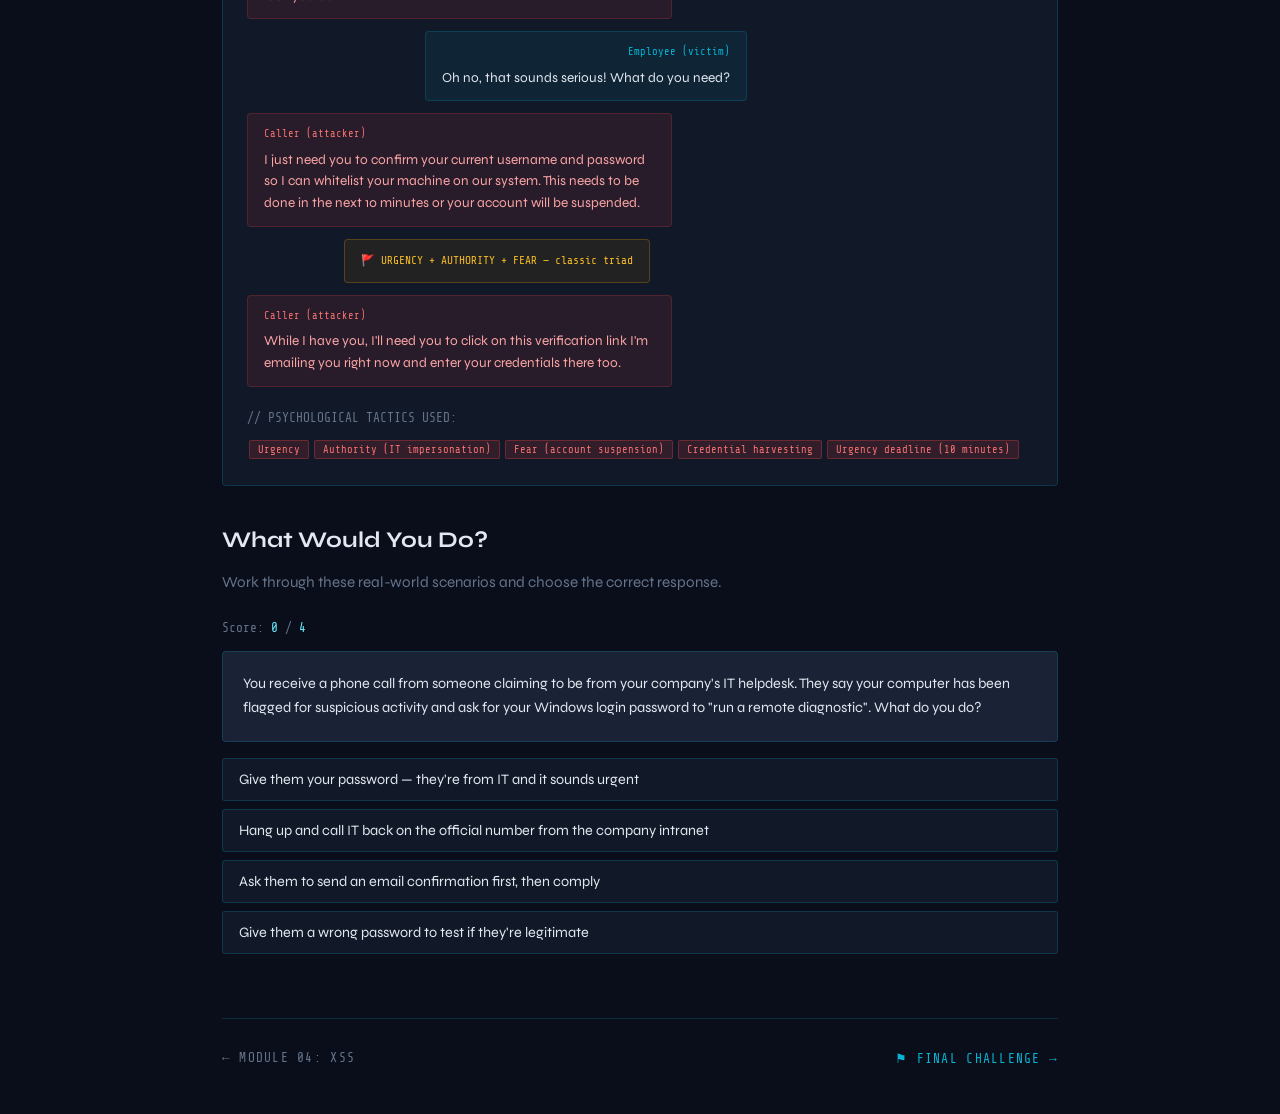
<file: 05-social-engineering.html>
<!DOCTYPE html>
<html lang="en">
<head>
<meta charset="UTF-8">
<meta name="viewport" content="width=device-width, initial-scale=1.0">
<title>Module 05: Social Engineering | CyberSec Academy</title>
<link rel="stylesheet" href="css/shared.css">
<link rel="stylesheet" href="css/05-social-engineering.css">
</head>
<body>
<div class="grid-bg"></div>
<nav>
  <a href="index.html" class="logo">CYBER<span>SEC</span> Academy</a>
  <div class="nav-links">
    <a href="01-phishing.html">Phishing</a>
    <a href="02-passwords.html">Passwords</a>
    <a href="03-sql-injection.html">SQL Injection</a>
    <a href="04-xss.html">XSS</a>
    <a href="05-social-engineering.html" class="active">Social Eng.</a>
    <a href="06-challenge.html" class="challenge">⚑ Challenge</a>
  </div>
</nav>
<main class="page-main">
  <div class="module-num">// MODULE 05</div>
  <h1>Social Engineering</h1>
  <p class="subtitle">Learn how attackers exploit human psychology — trust, authority, urgency — to bypass technical security entirely.</p>

  <div class="section-label">Tell Me</div>
  <h2>The Human Firewall</h2>
  <p>Technical defences can be perfect, but a single employee tricked into revealing credentials can bring an entire organisation down. Social engineering targets human psychology, not software. Over 90% of successful cyberattacks involve social engineering at some stage.</p>
  <div class="info-grid">
    <div class="info-card"><h3>🎭 Pretexting</h3><p>Creating a fabricated scenario to extract information — "I'm from IT, I need your login to fix your account."</p></div>
    <div class="info-card"><h3>🎁 Baiting</h3><p>Leaving infected USB drives in car parks or offering "free software" that contains malware.</p></div>
    <div class="info-card"><h3>🚪 Tailgating</h3><p>Physically following an authorised person through a secure door — exploiting politeness.</p></div>
    <div class="info-card"><h3>📞 Vishing</h3><p>Voice phishing — impersonating bank staff, HMRC, or tech support to extract data over the phone.</p></div>
  </div>

  <h2 style="margin-top:2rem">Psychological Triggers Used</h2>
  <div class="info-grid">
    <div class="info-card"><h3>⚡ Urgency</h3><p>"Your account will be deleted in 1 hour!" — rushing people past their critical thinking.</p></div>
    <div class="info-card"><h3>🎖 Authority</h3><p>Impersonating IT, management, or government agencies to make requests seem legitimate.</p></div>
    <div class="info-card"><h3>😰 Fear</h3><p>"We've detected fraud on your account" — fear overrides rational decision-making.</p></div>
    <div class="info-card"><h3>🤝 Reciprocity</h3><p>Doing a small favour first so the victim feels obligated to help in return.</p></div>
  </div>

  <div class="section-label">Show Me</div>
  <h2>Attack Scenario Breakdowns</h2>
  <p>Select a scenario to see how the attack unfolds and which psychological triggers are being exploited.</p>
  <div class="scenario-chooser">
    <button class="scenario-btn active" onclick="showScenario(0)">IT Impersonation Call</button>
    <button class="scenario-btn" onclick="showScenario(1)">USB Drop Attack</button>
    <button class="scenario-btn" onclick="showScenario(2)">Fake HR Email</button>
  </div>
  <div class="scenario-card" id="scenarioCard">
    <div class="scenario-header">
      <span class="scenario-icon" id="scIcon">📞</span>
      <span class="scenario-title" id="scTitle">// IT IMPERSONATION CALL</span>
    </div>
    <div class="scenario-body" id="scBody"></div>
  </div>

  <h2 style="margin-top:2.5rem">What Would You Do?</h2>
  <p>Work through these real-world scenarios and choose the correct response.</p>
  <div class="decision-game">
    <div class="score-track">Score: <span id="gameScore">0</span> / <span id="gameTotal">4</span></div>
    <div class="scenario-text" id="gameScenario"></div>
    <div class="decision-opts" id="gameOpts"></div>
    <div class="decision-feedback" id="gameFeedback"></div>
    <button class="next-scenario-btn" id="nextBtn" onclick="nextScenario()">Next Scenario →</button>
  </div>

  <div class="nav-bottom">
    <a href="04-xss.html" class="nav-link">← Module 04: XSS</a>
    <a href="06-challenge.html" class="nav-link next">⚑ Final Challenge →</a>
  </div>
</main>
<script src="js/05-social-engineering.js"></script>
</body>
</html>
</file>
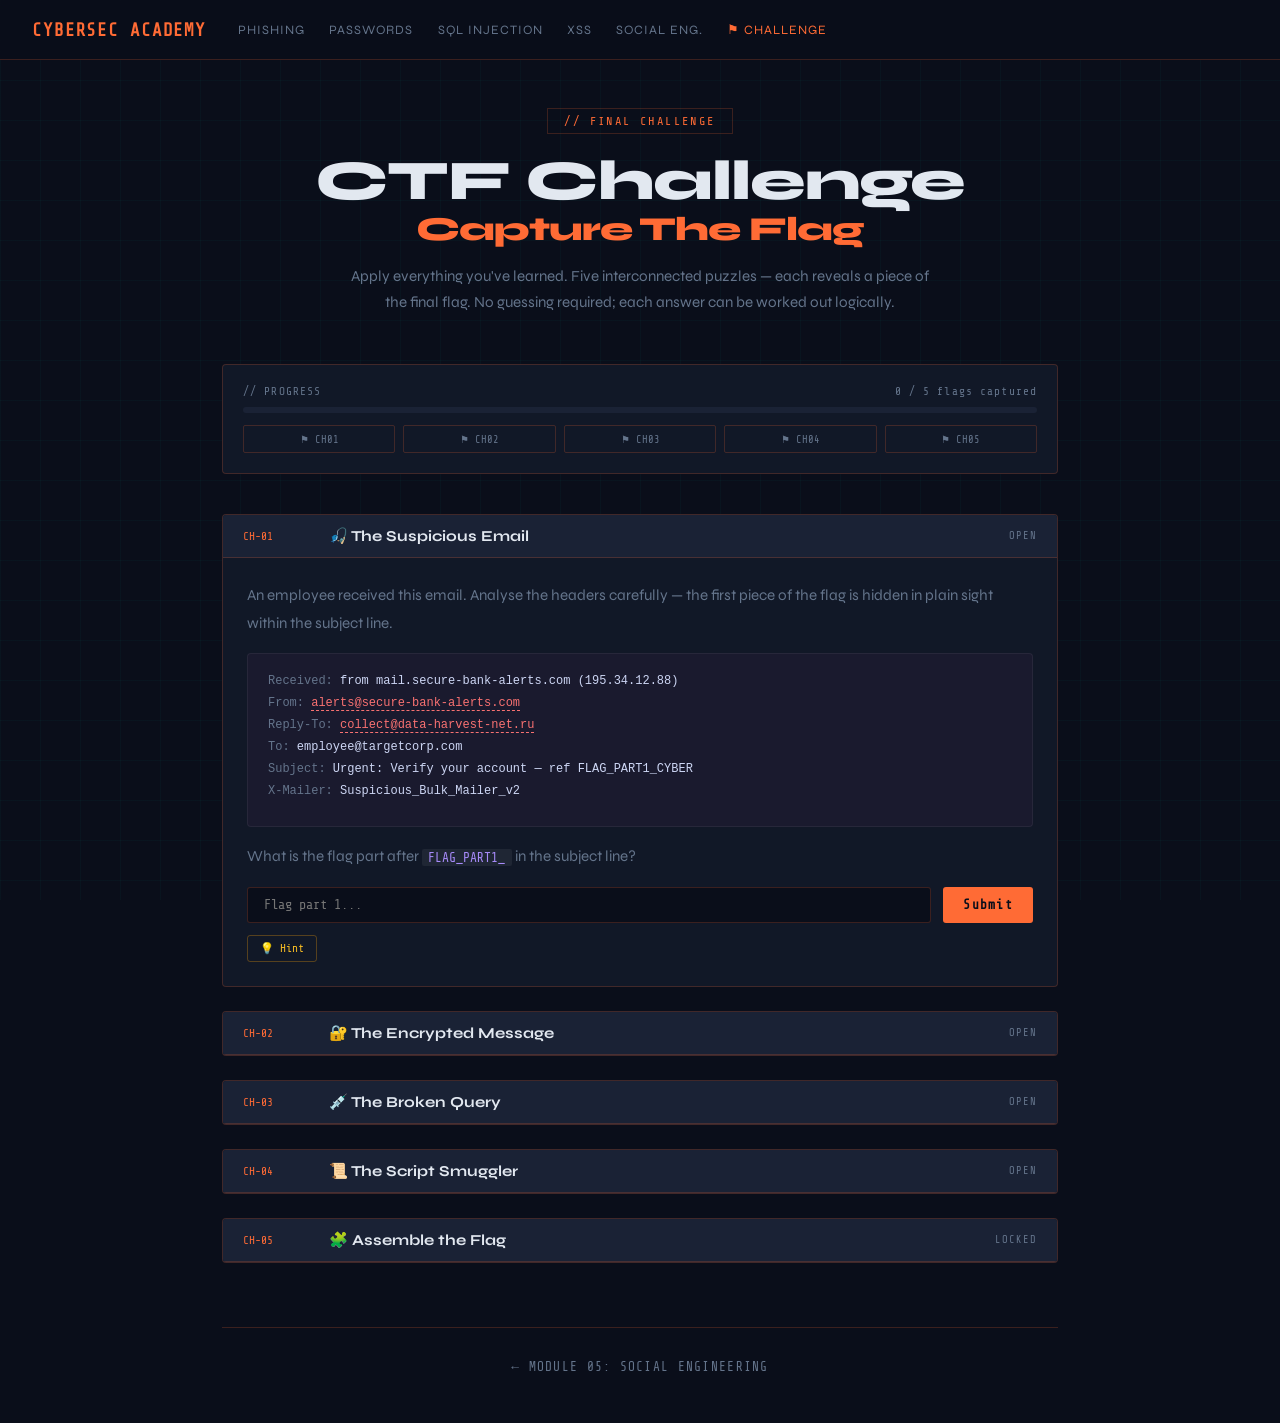
<file: 06-challenge.html>
<!DOCTYPE html>
<html lang="en">
<head>
<meta charset="UTF-8">
<meta name="viewport" content="width=device-width, initial-scale=1.0">
<title>Challenge Room | CyberSec Academy</title>
<link rel="stylesheet" href="css/shared.css">
<link rel="stylesheet" href="css/06-challenge.css">
</head>
<body>
<div class="grid-bg"></div>
<nav>
  <a href="index.html" class="logo">CYBER<span>SEC</span> Academy</a>
  <div class="nav-links">
    <a href="01-phishing.html">Phishing</a>
    <a href="02-passwords.html">Passwords</a>
    <a href="03-sql-injection.html">SQL Injection</a>
    <a href="04-xss.html">XSS</a>
    <a href="05-social-engineering.html">Social Eng.</a>
    <a href="06-challenge.html" class="challenge">⚑ Challenge</a>
  </div>
</nav>
<main class="page-main">
  <div class="challenge-header">
    <div class="challenge-tag">// FINAL CHALLENGE</div>
    <h1>CTF Challenge<span class="sub">Capture The Flag</span></h1>
    <p class="challenge-desc">Apply everything you've learned. Five interconnected puzzles — each reveals a piece of the final flag. No guessing required; each answer can be worked out logically.</p>
  </div>

  <div class="progress-area">
    <div class="progress-label">
      <span>// PROGRESS</span>
      <span id="progressText">0 / 5 flags captured</span>
    </div>
    <div class="progress-bar-bg"><div class="progress-bar" id="progressBar"></div></div>
    <div class="flags-row">
      <div class="flag-indicator" id="fi0">⚑ CH01</div>
      <div class="flag-indicator" id="fi1">⚑ CH02</div>
      <div class="flag-indicator" id="fi2">⚑ CH03</div>
      <div class="flag-indicator" id="fi3">⚑ CH04</div>
      <div class="flag-indicator" id="fi4">⚑ CH05</div>
    </div>
  </div>

  <div class="challenge-panels">

    <!-- CH-01 -->
    <div class="challenge-panel" id="cp0">
      <div class="panel-header" onclick="togglePanel(0)">
        <span class="panel-num">CH-01</span>
        <span class="panel-title">🎣 The Suspicious Email</span>
        <span class="panel-status" id="ps0">OPEN</span>
      </div>
      <div class="panel-body open" id="pb0">
        <p>An employee received this email. Analyse the headers carefully — the first piece of the flag is hidden in plain sight within the subject line.</p>
        <div class="email-inspector">
          <div class="ei-field"><span class="ei-key">Received: </span><span class="ei-val">from mail.secure-bank-alerts.com (195.34.12.88)</span></div>
          <div class="ei-field"><span class="ei-key">From: </span><span class="ei-suspicious" title="Suspicious domain">alerts@secure-bank-alerts.com</span></div>
          <div class="ei-field"><span class="ei-key">Reply-To: </span><span class="ei-suspicious" title="Different from From">collect@data-harvest-net.ru</span></div>
          <div class="ei-field"><span class="ei-key">To: </span><span class="ei-val">employee@targetcorp.com</span></div>
          <div class="ei-field"><span class="ei-key">Subject: </span><span class="ei-val">Urgent: Verify your account — ref FLAG_PART1_CYBER</span></div>
          <div class="ei-field"><span class="ei-key">X-Mailer: </span><span class="ei-val">Suspicious_Bulk_Mailer_v2</span></div>
        </div>
        <p style="margin-top:1rem">What is the flag part after <code>FLAG_PART1_</code> in the subject line?</p>
        <div class="answer-row">
          <input class="answer-input" id="a0" placeholder="Flag part 1..." maxlength="20">
          <button class="submit-btn" onclick="checkAnswer(0)">Submit</button>
        </div>
        <button class="hint-btn" onclick="toggleHint(0)">💡 Hint</button>
        <div class="hint-text" id="h0">Look at the Subject line carefully. The flag part comes after "FLAG_PART1_".</div>
        <div class="answer-feedback" id="af0"></div>
      </div>
    </div>

    <!-- CH-02 -->
    <div class="challenge-panel" id="cp1">
      <div class="panel-header" onclick="togglePanel(1)">
        <span class="panel-num">CH-02</span>
        <span class="panel-title">🔐 The Encrypted Message</span>
        <span class="panel-status" id="ps1">OPEN</span>
      </div>
      <div class="panel-body" id="pb1">
        <p>A recovered attacker note uses a Caesar cipher. Use the decoder below to find the correct shift and read the message. The flag part is the decoded last word.</p>
        <div class="terminal">
          <div class="terminal-bar">recovered_message.txt</div>
          <div class="terminal-body">
            <span class="t-out">Encoded: </span><span class="t-highlight">BUUBDL WFDUPS: TPDJBM</span><br>
            <span class="t-out">Shift: unknown — try values 1–25</span>
          </div>
        </div>
        <div class="cipher-row">
          <div class="cipher-label">Shift value: <span id="shiftVal">1</span></div>
          <input type="range" class="cipher-slider" min="1" max="25" value="1" oninput="updateCipher(this.value)">
          <div class="cipher-label">Decoded output:</div>
          <div class="cipher-display" id="cipherOutput">—</div>
        </div>
        <p>What is the decoded last word (after the colon)?</p>
        <div class="answer-row">
          <input class="answer-input" id="a1" placeholder="Decoded word..." maxlength="20">
          <button class="submit-btn" onclick="checkAnswer(1)">Submit</button>
        </div>
        <button class="hint-btn" onclick="toggleHint(1)">💡 Hint</button>
        <div class="hint-text" id="h1">Try shift value 1. The decoded message should be recognisable English words. The flag is the last word.</div>
        <div class="answer-feedback" id="af1"></div>
      </div>
    </div>

    <!-- CH-03 -->
    <div class="challenge-panel" id="cp2">
      <div class="panel-header" onclick="togglePanel(2)">
        <span class="panel-num">CH-03</span>
        <span class="panel-title">💉 The Broken Query</span>
        <span class="panel-status" id="ps2">OPEN</span>
      </div>
      <div class="panel-body" id="pb2">
        <p>A server log shows a sequence of login attempts. One entry contains a successful SQL injection payload. Identify the username used in that attempt.</p>
        <div class="terminal">
          <div class="terminal-bar">access.log — login attempts</div>
          <div class="terminal-body">
            <span class="t-out">[09:12:03] </span><span class="t-cmd">LOGIN FAIL</span><span class="t-out"> user=alice pw=password123</span><br>
            <span class="t-out">[09:12:47] </span><span class="t-cmd">LOGIN FAIL</span><span class="t-out"> user=admin pw=admin</span><br>
            <span class="t-out">[09:13:01] </span><span class="t-cmd">LOGIN FAIL</span><span class="t-out"> user=root pw=root123</span><br>
            <span class="t-out">[09:13:29] </span><span class="t-cmd">LOGIN FAIL</span><span class="t-out"> user=administrator pw=Pa$$w0rd</span><br>
            <span class="t-out">[09:14:02] </span><span class="t-highlight">LOGIN SUCCESS</span><span class="t-out"> user=</span><span class="t-flag">admin'--</span><span class="t-out"> pw=anything</span><br>
            <span class="t-out">[09:14:02] </span><span class="t-cmd">DB QUERY:</span><span class="t-out"> SELECT * FROM users WHERE user='admin'--' AND pw='anything'</span>
          </div>
        </div>
        <p>What is the username string that achieved the SQL injection bypass? (Enter exactly as shown in the log)</p>
        <div class="answer-row">
          <input class="answer-input" id="a2" placeholder="Username used..." maxlength="30">
          <button class="submit-btn" onclick="checkAnswer(2)">Submit</button>
        </div>
        <button class="hint-btn" onclick="toggleHint(2)">💡 Hint</button>
        <div class="hint-text" id="h2">Look for the LOGIN SUCCESS entry. The username contains special SQL characters. Enter exactly what appears after "user=" in that line.</div>
        <div class="answer-feedback" id="af2"></div>
      </div>
    </div>

    <!-- CH-04 -->
    <div class="challenge-panel" id="cp3">
      <div class="panel-header" onclick="togglePanel(3)">
        <span class="panel-num">CH-04</span>
        <span class="panel-title">📜 The Script Smuggler</span>
        <span class="panel-status" id="ps3">OPEN</span>
      </div>
      <div class="panel-body" id="pb3">
        <p>A comment database was dumped. One comment contains an XSS payload. Identify which one and enter the JavaScript function name being called.</p>
        <table class="hash-table">
          <thead><tr><th>ID</th><th>Author</th><th>Comment content</th></tr></thead>
          <tbody>
            <tr><td>001</td><td>user_alice</td><td>Great post, really useful info!</td></tr>
            <tr><td>002</td><td>user_bob</td><td>I disagree with point 3 but overall good.</td></tr>
            <tr><td>003</td><td>attacker_x</td><td>&lt;img src=x onerror=stealCookies()&gt;</td></tr>
            <tr><td>004</td><td>user_carol</td><td>Thanks for writing this up clearly.</td></tr>
            <tr><td>005</td><td>user_dave</td><td>When is part 2 coming out?</td></tr>
          </tbody>
        </table>
        <p>Which JavaScript function is the attacker calling? Enter just the function name without parentheses.</p>
        <div class="answer-row">
          <input class="answer-input" id="a3" placeholder="Function name..." maxlength="30">
          <button class="submit-btn" onclick="checkAnswer(3)">Submit</button>
        </div>
        <button class="hint-btn" onclick="toggleHint(3)">💡 Hint</button>
        <div class="hint-text" id="h3">Look for the &lt;img&gt; tag with an onerror event handler. The function name follows "onerror=".</div>
        <div class="answer-feedback" id="af3"></div>
      </div>
    </div>

    <!-- CH-05 -->
    <div class="challenge-panel" id="cp4">
      <div class="panel-header" onclick="togglePanel(4)">
        <span class="panel-num">CH-05</span>
        <span class="panel-title">🧩 Assemble the Flag</span>
        <span class="panel-status" id="ps4">LOCKED</span>
      </div>
      <div class="panel-body" id="pb4">
        <p>Combine your four answers in order, separated by underscores, and submit as: <code>FLAG{part1_part2_part3_part4}</code></p>
        <div class="terminal">
          <div class="terminal-bar">flag_assembler.sh</div>
          <div class="terminal-body" id="flagAssembler">
            <span class="t-out">Waiting for all parts...</span>
          </div>
        </div>
        <p>Enter your assembled flag below:</p>
        <div class="answer-row">
          <input class="answer-input" id="a4" placeholder="FLAG{...}" maxlength="80">
          <button class="submit-btn" onclick="checkAnswer(4)">Submit</button>
        </div>
        <button class="hint-btn" onclick="toggleHint(4)">💡 Hint</button>
        <div class="hint-text" id="h4">Format: FLAG{CYBER_SOCIAL_admin'--_stealCookies}</div>
        <div class="answer-feedback" id="af4"></div>
      </div>
    </div>

  </div><!-- end challenge-panels -->

  <div class="final-flag" id="finalFlag">
    <div class="congrats">🎉 Challenge Complete!</div>
    <p style="color:var(--muted)">You've demonstrated knowledge across all five cybersecurity domains.</p>
    <div class="flag-text">FLAG{CYBER_SOCIAL_admin'--_stealCookies}</div>
    <p style="margin-top:1rem;font-size:0.8rem;color:var(--muted)">Skills demonstrated: Phishing analysis · Cryptography · SQL Injection · XSS · Logical reasoning</p>
    <a href="index.html" style="display:inline-block;margin-top:1.5rem;padding:0.6rem 1.5rem;background:#00f5c4;color:#0a0e1a;font-weight:700;text-decoration:none;font-family:var(--font-mono);font-size:0.8rem;border-radius:3px;">← Back to Modules</a>
  </div>

  <div class="nav-bottom">
    <a href="05-social-engineering.html" class="nav-link">← Module 05: Social Engineering</a>
  </div>
</main>
<script src="js/06-challenge.js"></script>
</body>
</html>
</file>
<file: css/shared.css>
/* =============================================
   CyberSec Academy — Shared Styles
   ============================================= */

@import url('https://fonts.googleapis.com/css2?family=Share+Tech+Mono&family=Syne:wght@400;700;800&display=swap');

/* --- Variables --- */
:root {
  --bg: #0a0e1a;
  --surface: #111827;
  --surface2: #1a2235;
  --accent: #00f5c4;
  --accent2: #ff6b35;
  --accent3: #7c3aed;
  --text: #e2e8f0;
  --muted: #64748b;
  --border: rgba(0, 245, 196, 0.15);
  --font-head: 'Syne', sans-serif;
  --font-mono: 'Share Tech Mono', monospace;
}

/* --- Reset --- */
* { margin: 0; padding: 0; box-sizing: border-box; }

/* --- Base --- */
body {
  background: var(--bg);
  color: var(--text);
  font-family: var(--font-head);
  min-height: 100vh;
  overflow-x: hidden;
}

/* --- Background effects --- */
.grid-bg {
  position: fixed; inset: 0; z-index: 0;
  background-image:
    linear-gradient(rgba(0, 245, 196, 0.03) 1px, transparent 1px),
    linear-gradient(90deg, rgba(0, 245, 196, 0.03) 1px, transparent 1px);
  background-size: 40px 40px;
  pointer-events: none;
}

.scanline {
  position: fixed; inset: 0; z-index: 0;
  background: repeating-linear-gradient(
    0deg, transparent, transparent 2px,
    rgba(0, 0, 0, 0.03) 2px, rgba(0, 0, 0, 0.03) 4px
  );
  pointer-events: none;
}

/* --- Navigation --- */
nav {
  position: sticky; top: 0; z-index: 100;
  background: rgba(10, 14, 26, 0.95);
  backdrop-filter: blur(10px);
  border-bottom: 1px solid var(--border);
  padding: 0 2rem;
  display: flex; align-items: center; gap: 2rem;
  height: 60px;
}

.logo {
  font-family: var(--font-mono);
  color: var(--accent);
  font-size: 1.1rem;
  font-weight: 700;
  text-decoration: none;
  letter-spacing: 0.05em;
  flex-shrink: 0;
}
.logo span { color: var(--accent2); }

nav a {
  color: var(--muted);
  text-decoration: none;
  font-size: 0.8rem;
  letter-spacing: 0.08em;
  text-transform: uppercase;
  transition: color 0.2s;
  white-space: nowrap;
}
nav a:hover, nav a.active { color: var(--accent); }
nav a.challenge { color: var(--accent2); }
nav a.challenge:hover { color: var(--accent); }

.nav-links { display: flex; gap: 1.5rem; overflow-x: auto; }

/* --- Main content wrapper --- */
main { position: relative; z-index: 1; }

.page-main {
  position: relative; z-index: 1;
  max-width: 900px;
  margin: 0 auto;
  padding: 3rem 2rem;
}

/* --- Module header --- */
.module-num {
  font-family: var(--font-mono);
  font-size: 0.75rem;
  color: var(--accent);
  letter-spacing: 0.2em;
  text-transform: uppercase;
  margin-bottom: 0.75rem;
}

h1 {
  font-size: clamp(2rem, 5vw, 3.5rem);
  font-weight: 800;
  letter-spacing: -0.02em;
  line-height: 1.1;
  margin-bottom: 1rem;
}

.subtitle {
  color: var(--muted);
  font-size: 1rem;
  line-height: 1.7;
  max-width: 600px;
  margin-bottom: 3rem;
}

/* --- Section label --- */
.section-label {
  font-family: var(--font-mono);
  font-size: 0.7rem;
  letter-spacing: 0.2em;
  text-transform: uppercase;
  color: var(--accent);
  border-left: 2px solid var(--accent);
  padding-left: 0.75rem;
  margin-bottom: 1.5rem;
  margin-top: 2.5rem;
}

/* --- Typography --- */
h2 { font-size: 1.4rem; font-weight: 700; margin-bottom: 1rem; }
p { color: var(--muted); line-height: 1.8; margin-bottom: 1rem; font-size: 0.95rem; }
code {
  font-family: var(--font-mono);
  background: rgba(255, 255, 255, 0.06);
  padding: 0.1rem 0.4rem;
  border-radius: 2px;
  font-size: 0.85em;
  color: #a78bfa;
}

/* --- Info grid & cards --- */
.info-grid {
  display: grid;
  grid-template-columns: repeat(auto-fit, minmax(200px, 1fr));
  gap: 1rem;
  margin: 1.5rem 0;
}

.info-card {
  background: var(--surface);
  border: 1px solid var(--border);
  padding: 1.25rem;
  border-radius: 4px;
}
.info-card .icon { font-size: 1.5rem; margin-bottom: 0.5rem; }
.info-card h3 { font-size: 0.95rem; font-weight: 700; margin-bottom: 0.4rem; color: var(--accent); }
.info-card p { font-size: 0.8rem; margin: 0; }

/* --- Warning box --- */
.warning-box {
  background: rgba(255, 107, 53, 0.08);
  border: 1px solid rgba(255, 107, 53, 0.3);
  padding: 1.25rem;
  margin: 1.5rem 0;
  border-radius: 4px;
}
.warning-box p { color: #fbd38d; margin: 0; font-size: 0.9rem; }
.warning-box strong { color: var(--accent2); }

/* --- Demo container --- */
.demo-container {
  background: var(--surface);
  border: 1px solid var(--border);
  border-radius: 4px;
  overflow: hidden;
  margin-top: 1.5rem;
}

.demo-bar {
  background: var(--surface2);
  padding: 0.6rem 1rem;
  display: flex; align-items: center; gap: 0.75rem;
  border-bottom: 1px solid var(--border);
}

.demo-dots { display: flex; gap: 5px; }
.demo-dot { width: 10px; height: 10px; border-radius: 50%; }
.demo-label {
  font-family: var(--font-mono);
  font-size: 0.7rem;
  color: var(--muted);
  letter-spacing: 0.1em;
}

.demo-body { padding: 1.5rem; }

/* --- Terminal --- */
.terminal {
  background: #0a0e1a;
  border: 1px solid rgba(0, 245, 196, 0.2);
  border-radius: 3px;
  overflow: hidden;
  margin: 1rem 0;
}
.terminal-bar {
  background: #111827;
  padding: 0.4rem 0.75rem;
  border-bottom: 1px solid rgba(0, 245, 196, 0.1);
  font-family: var(--font-mono);
  font-size: 0.65rem;
  color: var(--muted);
}
.terminal-body {
  padding: 1rem;
  font-family: var(--font-mono);
  font-size: 0.8rem;
  line-height: 1.7;
  color: #94a3b8;
  min-height: 80px;
  max-height: 200px;
  overflow-y: auto;
}
.t-prompt { color: var(--accent); }
.t-cmd { color: #e2e8f0; }
.t-out { color: #64748b; }
.t-highlight { color: #fdba74; }
.t-flag { color: var(--accent); font-weight: bold; }

/* --- Code block --- */
.code-block {
  background: #0a0e1a;
  border: 1px solid var(--border);
  padding: 1.25rem;
  border-radius: 4px;
  font-family: var(--font-mono);
  font-size: 0.8rem;
  line-height: 1.8;
  margin: 1.25rem 0;
  overflow-x: auto;
}
.code-comment { color: var(--muted); }
.code-key { color: #7c3aed; }
.code-str { color: #4ade80; }
.code-fn { color: #f59e0b; }
.code-bad { color: #ef4444; }
.code-good { color: #00f5c4; }

/* --- Answer / input rows --- */
.answer-row {
  display: flex; gap: 0.75rem;
  margin-top: 1rem; flex-wrap: wrap;
}

.answer-input, .url-input, .pw-input {
  flex: 1; min-width: 180px;
  background: var(--bg);
  border: 1px solid var(--border);
  color: var(--text);
  padding: 0.6rem 1rem;
  font-family: var(--font-mono);
  font-size: 0.85rem;
  outline: none;
  border-radius: 3px;
}
.answer-input:focus, .url-input:focus, .pw-input:focus {
  border-color: var(--accent);
}

.submit-btn, .check-btn {
  background: var(--accent);
  color: var(--bg);
  border: none;
  padding: 0.6rem 1.25rem;
  font-family: var(--font-mono);
  font-size: 0.8rem;
  font-weight: 700;
  cursor: pointer;
  letter-spacing: 0.1em;
  border-radius: 3px;
  transition: opacity 0.2s;
}
.submit-btn:hover, .check-btn:hover { opacity: 0.85; }

/* --- Feedback messages --- */
.answer-feedback, .quiz-feedback, .decision-feedback {
  margin-top: 0.75rem;
  font-family: var(--font-mono);
  font-size: 0.8rem;
  padding: 0.6rem;
  border-radius: 3px;
  display: none;
  line-height: 1.6;
}
.answer-feedback.show, .quiz-feedback.show, .decision-feedback.show { display: block; }
.answer-feedback.good, .quiz-feedback.good, .decision-feedback.good {
  background: rgba(0, 245, 196, 0.08);
  border: 1px solid rgba(0, 245, 196, 0.3);
  color: var(--accent);
}
.answer-feedback.bad, .quiz-feedback.bad, .decision-feedback.bad {
  background: rgba(239, 68, 68, 0.08);
  border: 1px solid rgba(239, 68, 68, 0.3);
  color: #fca5a5;
}

/* --- Hint --- */
.hint-btn {
  background: transparent;
  border: 1px solid rgba(245, 158, 11, 0.3);
  color: #fbbf24;
  padding: 0.4rem 0.75rem;
  font-family: var(--font-mono);
  font-size: 0.7rem;
  cursor: pointer;
  border-radius: 3px;
  transition: all 0.2s;
  margin-top: 0.75rem;
}
.hint-btn:hover { border-color: #f59e0b; }
.hint-text {
  display: none;
  margin-top: 0.75rem;
  background: rgba(245, 158, 11, 0.06);
  border: 1px solid rgba(245, 158, 11, 0.25);
  padding: 0.75rem;
  border-radius: 3px;
  font-size: 0.8rem;
  color: #fbbf24;
  line-height: 1.6;
}
.hint-text.show { display: block; }

/* --- Quiz options --- */
.quiz-q { font-size: 1rem; font-weight: 700; margin-bottom: 1rem; }
.quiz-options { display: flex; flex-direction: column; gap: 0.5rem; }
.quiz-opt {
  background: var(--surface);
  border: 1px solid var(--border);
  padding: 0.75rem 1rem;
  cursor: pointer;
  transition: all 0.2s;
  font-size: 0.9rem;
  border-radius: 3px;
  text-align: left;
  color: var(--text);
  font-family: var(--font-head);
}
.quiz-opt:hover { border-color: var(--accent); }
.quiz-opt.correct { background: rgba(0, 245, 196, 0.1); border-color: var(--accent); color: var(--accent); }
.quiz-opt.wrong { background: rgba(239, 68, 68, 0.1); border-color: #ef4444; color: #ef4444; }

/* --- Payload buttons --- */
.payload-btn {
  background: transparent;
  border: 1px solid var(--border);
  color: var(--text);
  padding: 0.4rem 0.75rem;
  font-family: var(--font-mono);
  font-size: 0.72rem;
  cursor: pointer;
  transition: all 0.2s;
  margin: 0.3rem;
  display: inline-block;
}
.payload-btn:hover { border-color: var(--accent); color: var(--accent); }

/* --- Bottom nav --- */
.nav-bottom {
  display: flex; justify-content: space-between;
  margin-top: 4rem; padding-top: 2rem;
  border-top: 1px solid var(--border);
}
.nav-link {
  color: var(--muted);
  text-decoration: none;
  font-size: 0.8rem;
  letter-spacing: 0.1em;
  text-transform: uppercase;
  font-family: var(--font-mono);
  transition: color 0.2s;
}
.nav-link:hover, .nav-link.next { color: var(--accent); }
</file>
<file: css/index.css>
/* =============================================
   index.css — Home page styles
   ============================================= */

.hero {
  min-height: 85vh;
  display: flex; flex-direction: column;
  align-items: center; justify-content: center;
  text-align: center; padding: 4rem 2rem;
  position: relative;
}

.hero-tag {
  font-family: var(--font-mono);
  font-size: 0.75rem;
  color: var(--accent);
  letter-spacing: 0.2em;
  text-transform: uppercase;
  margin-bottom: 1.5rem;
  border: 1px solid var(--border);
  padding: 0.3rem 1rem;
  display: inline-block;
}

.hero h1 {
  font-size: clamp(3rem, 8vw, 6rem);
  font-weight: 800;
  line-height: 0.95;
  letter-spacing: -0.02em;
  margin-bottom: 1.5rem;
}
.hero h1 .line1 { color: var(--text); display: block; }
.hero h1 .line2 { color: var(--accent); display: block; }

.hero p {
  font-size: 1.1rem;
  color: var(--muted);
  max-width: 500px;
  line-height: 1.7;
  margin-bottom: 3rem;
}

.module-grid {
  display: grid;
  grid-template-columns: repeat(auto-fit, minmax(280px, 1fr));
  gap: 1.5rem;
  max-width: 1100px;
  margin: 0 auto;
  padding: 2rem;
}

.module-card {
  background: var(--surface);
  border: 1px solid var(--border);
  padding: 1.75rem;
  text-decoration: none;
  color: var(--text);
  display: block;
  transition: all 0.25s;
  position: relative;
  overflow: hidden;
}
.module-card::before {
  content: '';
  position: absolute; top: 0; left: 0; right: 0; height: 2px;
  background: var(--card-accent, var(--accent));
  transform: scaleX(0); transform-origin: left;
  transition: transform 0.3s;
}
.module-card:hover { border-color: var(--card-accent, var(--accent)); transform: translateY(-2px); }
.module-card:hover::before { transform: scaleX(1); }

.card-num {
  font-family: var(--font-mono);
  font-size: 0.7rem;
  color: var(--muted);
  letter-spacing: 0.1em;
  margin-bottom: 1rem;
}
.card-icon { font-size: 2rem; margin-bottom: 0.75rem; }
.module-card h2 { font-size: 1.2rem; font-weight: 700; margin-bottom: 0.5rem; }
.module-card p { font-size: 0.85rem; color: var(--muted); line-height: 1.6; }

.card-tag {
  display: inline-block; margin-top: 1rem;
  font-family: var(--font-mono); font-size: 0.65rem;
  letter-spacing: 0.1em; text-transform: uppercase;
  padding: 0.2rem 0.6rem;
  border: 1px solid;
}

.challenge-card {
  grid-column: 1 / -1;
  background: linear-gradient(135deg, #1a0a05 0%, #0a0e1a 100%);
  border-color: rgba(255, 107, 53, 0.4);
}
.challenge-card:hover { border-color: var(--accent2); }
.challenge-card::before { background: var(--accent2); }

.section-title {
  font-size: 0.7rem; letter-spacing: 0.2em; text-transform: uppercase;
  color: var(--muted); font-family: var(--font-mono);
  text-align: center; margin: 3rem 0 0.5rem;
}
.section-line {
  width: 60px; height: 1px; background: var(--border);
  margin: 0 auto 2rem;
}
</file>
<file: css/01-phishing.css>
/* =============================================
   01-phishing.css
   ============================================= */

.flag-btn {
  background: transparent;
  border: 1px solid var(--border);
  color: var(--text);
  padding: 0.6rem 1.25rem;
  font-family: var(--font-mono);
  font-size: 0.75rem;
  letter-spacing: 0.1em;
  cursor: pointer;
  transition: all 0.2s;
  margin-right: 0.5rem;
  margin-bottom: 0.5rem;
}
.flag-btn:hover { border-color: var(--accent); color: var(--accent); }
.flag-btn.active { background: rgba(0, 245, 196, 0.1); border-color: var(--accent); color: var(--accent); }

.flagged { background: rgba(245, 158, 11, 0.2); outline: 2px solid #f59e0b; outline-offset: 2px; cursor: help; }
.flagged-red { background: rgba(239, 68, 68, 0.2); outline: 2px solid #ef4444; outline-offset: 2px; }

/* Fake email */
.fake-email {
  background: #1e2030;
  border: 1px solid rgba(255, 255, 255, 0.08);
  border-radius: 4px;
  max-width: 600px;
  font-family: Arial, sans-serif;
  font-size: 13px;
  color: #cdd6f4;
}
.email-header { background: #181926; padding: 1rem; border-bottom: 1px solid rgba(255, 255, 255, 0.06); }
.email-row { display: flex; gap: 0.5rem; margin-bottom: 0.3rem; font-size: 12px; }
.email-label { color: #6c7086; min-width: 50px; }
.email-from { color: #f38ba8; }
.email-subject-line { color: #cdd6f4; font-weight: bold; }
.email-body { padding: 1rem; line-height: 1.7; }
.email-link { color: #89b4fa; text-decoration: underline; cursor: pointer; }
.email-btn {
  display: inline-block; margin-top: 0.75rem;
  background: #e53e3e; color: white;
  padding: 0.5rem 1.25rem; border-radius: 3px;
  text-decoration: none; font-weight: bold;
  font-size: 12px; cursor: pointer;
}

/* URL tool */
.url-tool {
  background: var(--surface);
  border: 1px solid var(--border);
  padding: 1.5rem; border-radius: 4px; margin-top: 1.5rem;
}
.url-input-row { display: flex; gap: 0.75rem; flex-wrap: wrap; margin-bottom: 1rem; }
.url-result {
  padding: 0.75rem;
  font-family: var(--font-mono);
  font-size: 0.8rem;
  border-radius: 3px;
  margin-top: 0.5rem;
  display: none;
}
.url-result.suspicious { background: rgba(239, 68, 68, 0.1); border: 1px solid rgba(239, 68, 68, 0.4); color: #fca5a5; }
.url-result.safe { background: rgba(0, 245, 196, 0.08); border: 1px solid rgba(0, 245, 196, 0.3); color: var(--accent); }

#flag-info {
  margin-top: 1rem; padding: 1rem;
  background: var(--surface2);
  border: 1px solid var(--border);
  border-radius: 3px; display: none; font-size: 0.85rem;
}
</file>
<file: css/02-passwords.css>
/* =============================================
   02-passwords.css
   ============================================= */

:root {
  --accent: #7c3aed;
  --accent-light: #a78bfa;
  --border: rgba(124, 58, 237, 0.2);
}

.pw-demo {
  background: var(--surface);
  border: 1px solid var(--border);
  padding: 1.5rem; border-radius: 4px; margin-top: 1.5rem;
}
.pw-input-row { display: flex; gap: 0.75rem; align-items: center; flex-wrap: wrap; }
.pw-input {
  flex: 1; min-width: 200px;
  background: var(--bg);
  border: 1px solid var(--border);
  color: var(--text);
  padding: 0.75rem 1rem;
  font-family: var(--font-mono);
  font-size: 0.95rem; outline: none; letter-spacing: 0.05em;
}
.pw-input:focus { border-color: var(--accent); }

.strength-meter { margin-top: 1rem; }
.strength-bar-bg { background: var(--surface2); height: 6px; border-radius: 3px; overflow: hidden; margin: 0.5rem 0; }
.strength-bar { height: 100%; width: 0%; transition: width 0.4s, background 0.4s; border-radius: 3px; }
.strength-label { font-family: var(--font-mono); font-size: 0.75rem; color: var(--muted); }

.criteria-list { margin-top: 1rem; display: grid; gap: 0.4rem; }
.criterion {
  font-family: var(--font-mono); font-size: 0.75rem;
  display: flex; align-items: center; gap: 0.5rem;
  color: var(--muted); transition: color 0.3s;
}
.criterion.met { color: #00f5c4; }
.criterion .dot {
  width: 8px; height: 8px; border-radius: 50%;
  border: 1px solid currentColor; flex-shrink: 0; transition: background 0.3s;
}
.criterion.met .dot { background: currentColor; }

.crack-display {
  background: var(--surface2); border: 1px solid var(--border);
  padding: 1rem; margin-top: 1rem; border-radius: 3px;
  font-family: var(--font-mono); font-size: 0.85rem;
}
.crack-display .label { color: var(--muted); font-size: 0.7rem; letter-spacing: 0.1em; margin-bottom: 0.25rem; }
.crack-time { font-size: 1.2rem; color: var(--accent-light); }

/* Brute force simulator */
.bf-sim {
  background: var(--surface); border: 1px solid var(--border);
  padding: 1.5rem; border-radius: 4px; margin-top: 1.5rem;
}
.bf-target-display {
  font-family: var(--font-mono); font-size: 1.1rem;
  letter-spacing: 0.3em; margin: 1rem 0; color: var(--accent-light);
}
.bf-attempt { font-family: var(--font-mono); font-size: 0.85rem; color: var(--muted); min-height: 1.5rem; margin-bottom: 0.5rem; }
.bf-progress { height: 4px; background: var(--surface2); border-radius: 2px; overflow: hidden; margin-bottom: 1rem; }
.bf-bar { height: 100%; background: var(--accent); width: 0%; transition: width 0.1s; }
.bf-btn {
  background: var(--accent); color: white; border: none;
  padding: 0.6rem 1.25rem; font-family: var(--font-mono);
  font-size: 0.8rem; font-weight: 700; cursor: pointer;
  letter-spacing: 0.1em; margin-right: 0.5rem; transition: opacity 0.2s; border-radius: 3px;
}
.bf-btn:hover { opacity: 0.85; }
.bf-btn.secondary { background: transparent; border: 1px solid var(--border); color: var(--muted); }
.bf-stats { font-family: var(--font-mono); font-size: 0.75rem; color: var(--muted); margin-top: 0.5rem; }

/* Password examples */
.pw-examples { display: flex; flex-direction: column; gap: 0.75rem; margin: 1.5rem 0; }
.pw-ex {
  display: flex; align-items: center; gap: 1rem;
  background: var(--surface); border: 1px solid var(--border);
  padding: 0.75rem 1rem; border-radius: 3px;
}
.pw-ex-pw { font-family: var(--font-mono); font-size: 0.9rem; flex: 1; }
.pw-ex-crack { font-size: 0.8rem; color: var(--muted); }
.pw-ex-badge { font-family: var(--font-mono); font-size: 0.65rem; padding: 0.2rem 0.5rem; border-radius: 2px; white-space: nowrap; }
.badge-weak { background: rgba(239, 68, 68, 0.15); color: #f87171; border: 1px solid rgba(239, 68, 68, 0.3); }
.badge-med { background: rgba(245, 158, 11, 0.15); color: #fbbf24; border: 1px solid rgba(245, 158, 11, 0.3); }
.badge-strong { background: rgba(0, 245, 196, 0.1); color: #00f5c4; border: 1px solid rgba(0, 245, 196, 0.3); }
</file>
<file: css/03-sql-injection.css>
/* =============================================
   03-sql-injection.css
   ============================================= */

:root {
  --accent: #f59e0b;
  --border: rgba(245, 158, 11, 0.2);
}

/* Fake login form */
.fake-form {
  max-width: 380px;
  background: #1a1a2e;
  border: 1px solid rgba(255, 255, 255, 0.08);
  border-radius: 4px; padding: 1.5rem;
  font-family: Arial, sans-serif;
}
.fake-form h3 { color: #e2e8f0; font-size: 1rem; margin-bottom: 1rem; }
.form-field { margin-bottom: 1rem; }
.form-field label { display: block; font-size: 12px; color: #94a3b8; margin-bottom: 0.3rem; }
.form-field input {
  width: 100%; background: #0f172a;
  border: 1px solid rgba(255, 255, 255, 0.1);
  color: #e2e8f0; padding: 0.5rem 0.75rem;
  font-family: var(--font-mono); font-size: 0.85rem;
  outline: none; border-radius: 3px;
}
.form-field input:focus { border-color: var(--accent); }
.form-submit {
  width: 100%; background: var(--accent);
  color: #0a0e1a; border: none;
  padding: 0.6rem; font-weight: 700;
  font-size: 0.9rem; cursor: pointer;
  border-radius: 3px; font-family: var(--font-head);
}
.form-submit:hover { opacity: 0.85; }

/* SQL query display */
.sql-query-display {
  margin-top: 1.25rem;
  background: #0a0e1a;
  border: 1px solid var(--border);
  padding: 1rem; border-radius: 3px;
  font-family: var(--font-mono); font-size: 0.8rem; line-height: 1.7;
}
.sql-key { color: #f59e0b; }
.sql-str { color: #4ade80; }
.sql-inject { color: #ef4444; font-weight: bold; }
.sql-normal { color: #94a3b8; }

/* Result table */
.sql-result-table {
  width: 100%; border-collapse: collapse;
  margin-top: 1rem; font-family: var(--font-mono); font-size: 0.75rem; display: none;
}
.sql-result-table th {
  background: rgba(239, 68, 68, 0.2); color: #f87171;
  padding: 0.4rem 0.75rem; text-align: left;
  border: 1px solid rgba(239, 68, 68, 0.3);
}
.sql-result-table td { padding: 0.4rem 0.75rem; border: 1px solid rgba(255, 255, 255, 0.06); color: #cbd5e1; }
.sql-result-table tr:nth-child(even) td { background: rgba(255, 255, 255, 0.02); }

.sql-alert {
  background: rgba(239, 68, 68, 0.1);
  border: 1px solid rgba(239, 68, 68, 0.4);
  padding: 0.75rem; margin-top: 0.75rem;
  font-family: var(--font-mono); font-size: 0.8rem;
  color: #f87171; display: none; border-radius: 3px;
}
.sql-success {
  background: rgba(0, 245, 196, 0.08);
  border: 1px solid rgba(0, 245, 196, 0.3);
  padding: 0.75rem; margin-top: 0.75rem;
  font-family: var(--font-mono); font-size: 0.8rem;
  color: #00f5c4; display: none; border-radius: 3px;
}
</file>
<file: css/04-xss.css>
/* =============================================
   04-xss.css
   ============================================= */

:root {
  --accent: #ef4444;
  --accent-light: #fca5a5;
  --border: rgba(239, 68, 68, 0.2);
}

/* Fake comment section */
.fake-comment-section {
  background: #1a1a2e;
  border: 1px solid rgba(255, 255, 255, 0.06);
  border-radius: 4px; padding: 1.25rem;
  font-family: Arial, sans-serif;
}
.comment-title {
  color: #e2e8f0; font-size: 0.95rem; font-weight: bold;
  margin-bottom: 1rem; border-bottom: 1px solid rgba(255, 255, 255, 0.06);
  padding-bottom: 0.75rem;
}
.comment-item { border-bottom: 1px solid rgba(255, 255, 255, 0.04); padding: 0.75rem 0; }
.comment-item .author { font-size: 12px; color: #7c3aed; font-weight: bold; margin-bottom: 0.3rem; }
.comment-item .text { font-size: 13px; color: #94a3b8; line-height: 1.6; }
.comment-input-area { margin-top: 1rem; }
.comment-input-area textarea {
  width: 100%; background: #0f172a;
  border: 1px solid rgba(255, 255, 255, 0.1);
  color: #e2e8f0; padding: 0.75rem;
  font-family: Arial, sans-serif; font-size: 13px;
  resize: vertical; min-height: 80px;
  border-radius: 3px; outline: none;
}
.comment-input-area textarea:focus { border-color: var(--accent); }
.comment-submit {
  background: var(--accent); color: white; border: none;
  padding: 0.5rem 1rem; font-size: 13px; cursor: pointer;
  border-radius: 3px; margin-top: 0.5rem; font-weight: bold;
}
.comment-submit:hover { opacity: 0.85; }

/* Analysis panel */
.analysis-panel {
  background: var(--surface2); border: 1px solid var(--border);
  padding: 1rem; margin-top: 1rem; border-radius: 3px;
  font-family: var(--font-mono); font-size: 0.78rem; display: none;
}
.analysis-panel.show { display: block; }
.analysis-row { display: flex; gap: 0.75rem; padding: 0.4rem 0; border-bottom: 1px solid rgba(255, 255, 255, 0.04); }
.analysis-label { color: var(--muted); min-width: 120px; }
.analysis-val { color: var(--accent-light); }
.analysis-val.safe { color: #00f5c4; }
.analysis-val.danger { color: #f87171; }

/* Safe vs Unsafe comparison */
.sanitiser-compare {
  display: grid; grid-template-columns: 1fr 1fr;
  gap: 1rem; margin: 1.5rem 0;
}
.san-panel { background: var(--surface); border: 1px solid; padding: 1.25rem; border-radius: 4px; }
.san-panel.bad { border-color: rgba(239, 68, 68, 0.4); }
.san-panel.good { border-color: rgba(0, 245, 196, 0.3); }
.san-header {
  font-family: var(--font-mono); font-size: 0.7rem;
  letter-spacing: 0.1em; margin-bottom: 1rem;
  padding-bottom: 0.5rem; border-bottom: 1px solid;
}
.san-panel.bad .san-header { color: #f87171; border-color: rgba(239, 68, 68, 0.2); }
.san-panel.good .san-header { color: #00f5c4; border-color: rgba(0, 245, 196, 0.2); }
.san-code { font-family: var(--font-mono); font-size: 0.75rem; color: var(--muted); line-height: 1.7; white-space: pre-wrap; word-break: break-all; }
.san-output { margin-top: 0.75rem; padding: 0.75rem; border-radius: 3px; font-family: var(--font-mono); font-size: 0.75rem; }
.san-panel.bad .san-output { background: rgba(239, 68, 68, 0.08); color: #fca5a5; }
.san-panel.good .san-output { background: rgba(0, 245, 196, 0.06); color: #00f5c4; }

@media (max-width: 600px) { .sanitiser-compare { grid-template-columns: 1fr; } }
</file>
<file: css/05-social-engineering.css>
/* =============================================
   05-social-engineering.css
   ============================================= */

:root {
  --accent: #06b6d4;
  --accent-light: #67e8f9;
  --border: rgba(6, 182, 212, 0.2);
}

/* Scenario chooser */
.scenario-chooser { display: flex; gap: 0.75rem; flex-wrap: wrap; margin-bottom: 1.5rem; }
.scenario-btn {
  background: var(--surface); border: 1px solid var(--border);
  color: var(--muted); padding: 0.5rem 1rem;
  font-family: var(--font-mono); font-size: 0.75rem;
  cursor: pointer; transition: all 0.2s; letter-spacing: 0.08em;
}
.scenario-btn.active { border-color: var(--accent); color: var(--accent); background: rgba(6, 182, 212, 0.08); }
.scenario-btn:hover { border-color: var(--accent); color: var(--accent-light); }

/* Scenario card */
.scenario-card {
  background: var(--surface); border: 1px solid var(--border);
  border-radius: 4px; overflow: hidden;
}
.scenario-header {
  background: var(--surface2); padding: 0.75rem 1.25rem;
  border-bottom: 1px solid var(--border);
  display: flex; align-items: center; gap: 0.75rem;
}
.scenario-icon { font-size: 1.25rem; }
.scenario-title { font-family: var(--font-mono); font-size: 0.75rem; color: var(--accent); letter-spacing: 0.1em; }
.scenario-body { padding: 1.5rem; }

/* Chat thread */
.chat-thread { max-width: 500px; display: flex; flex-direction: column; gap: 0.75rem; }
.msg { padding: 0.75rem 1rem; border-radius: 4px; max-width: 85%; font-size: 0.85rem; line-height: 1.6; }
.msg.attacker { background: rgba(239, 68, 68, 0.1); border: 1px solid rgba(239, 68, 68, 0.2); color: #fca5a5; align-self: flex-start; }
.msg.attacker .speaker { font-family: var(--font-mono); font-size: 0.65rem; color: #f87171; margin-bottom: 0.35rem; display: block; }
.msg.victim { background: rgba(6, 182, 212, 0.08); border: 1px solid rgba(6, 182, 212, 0.2); color: var(--text); align-self: flex-end; }
.msg.victim .speaker { font-family: var(--font-mono); font-size: 0.65rem; color: var(--accent); margin-bottom: 0.35rem; display: block; text-align: right; }
.msg.system-note {
  background: rgba(245, 158, 11, 0.08); border: 1px solid rgba(245, 158, 11, 0.25);
  color: #fbbf24; font-family: var(--font-mono); font-size: 0.7rem;
  align-self: center; text-align: center;
}

/* Tactic tags */
.tactic-tag {
  display: inline-block; padding: 0.15rem 0.5rem;
  font-family: var(--font-mono); font-size: 0.65rem;
  border-radius: 2px; margin: 0.15rem;
  background: rgba(239, 68, 68, 0.15);
  border: 1px solid rgba(239, 68, 68, 0.3); color: #f87171;
}

/* Decision game */
.decision-game { margin-top: 1.5rem; }
.scenario-text {
  background: var(--surface2); border: 1px solid var(--border);
  padding: 1.25rem; border-radius: 4px; margin-bottom: 1rem;
  font-size: 0.9rem; line-height: 1.7; color: var(--text);
}
.decision-opts { display: flex; flex-direction: column; gap: 0.5rem; }
.decision-opt {
  background: var(--surface); border: 1px solid var(--border);
  padding: 0.75rem 1rem; cursor: pointer; transition: all 0.2s;
  font-size: 0.9rem; border-radius: 3px; text-align: left; color: var(--text);
  font-family: var(--font-head);
}
.decision-opt:hover { border-color: var(--accent); }
.decision-opt.correct { background: rgba(0, 245, 196, 0.1); border-color: #00f5c4; color: #00f5c4; pointer-events: none; }
.decision-opt.wrong { background: rgba(239, 68, 68, 0.1); border-color: #ef4444; color: #ef4444; pointer-events: none; }
.decision-opt.neutral { pointer-events: none; opacity: 0.5; }

.next-scenario-btn {
  background: var(--accent); color: var(--bg); border: none;
  padding: 0.6rem 1.25rem; font-family: var(--font-mono); font-size: 0.75rem;
  cursor: pointer; letter-spacing: 0.1em; font-weight: 700;
  margin-top: 1rem; display: none; transition: opacity 0.2s; border-radius: 3px;
}
.next-scenario-btn:hover { opacity: 0.85; }
.score-track { font-family: var(--font-mono); font-size: 0.8rem; color: var(--muted); margin-bottom: 1rem; }
.score-track span { color: var(--accent-light); }
</file>
<file: css/06-challenge.css>
/* =============================================
   06-challenge.css
   ============================================= */

:root {
  --accent: #ff6b35;
  --accent-light: #fdba74;
  --accent-green: #00f5c4;
  --border: rgba(255, 107, 53, 0.2);
}

/* Header */
.challenge-header { text-align: center; margin-bottom: 3rem; }
.challenge-tag {
  font-family: var(--font-mono); font-size: 0.75rem;
  color: var(--accent); letter-spacing: 0.2em; text-transform: uppercase;
  margin-bottom: 1rem; border: 1px solid var(--border);
  padding: 0.3rem 1rem; display: inline-block;
}
h1 .sub { display: block; color: var(--accent); font-size: 0.6em; }
.challenge-desc { color: var(--muted); max-width: 600px; margin: 0 auto; line-height: 1.7; }

/* Progress */
.progress-area {
  background: var(--surface); border: 1px solid var(--border);
  padding: 1.25rem; border-radius: 4px; margin-bottom: 2.5rem;
}
.progress-label {
  font-family: var(--font-mono); font-size: 0.7rem; color: var(--muted);
  letter-spacing: 0.1em; display: flex; justify-content: space-between; margin-bottom: 0.6rem;
}
.progress-bar-bg { background: var(--surface2); height: 6px; border-radius: 3px; overflow: hidden; }
.progress-bar { height: 100%; background: var(--accent); width: 0%; transition: width 0.5s; border-radius: 3px; }
.flags-row { display: flex; gap: 0.5rem; margin-top: 0.75rem; }
.flag-indicator {
  flex: 1; height: 28px; border: 1px solid var(--border); border-radius: 2px;
  display: flex; align-items: center; justify-content: center;
  font-family: var(--font-mono); font-size: 0.65rem; color: var(--muted); transition: all 0.4s;
}
.flag-indicator.captured { background: rgba(0, 245, 196, 0.1); border-color: var(--accent-green); color: var(--accent-green); }

/* Challenge panels */
.challenge-panels { display: flex; flex-direction: column; gap: 1.5rem; }
.challenge-panel { background: var(--surface); border: 1px solid var(--border); border-radius: 4px; overflow: hidden; transition: border-color 0.3s; }
.challenge-panel.solved { border-color: rgba(0, 245, 196, 0.4); }
.panel-header {
  background: var(--surface2); padding: 0.75rem 1.25rem;
  border-bottom: 1px solid var(--border);
  display: flex; align-items: center; gap: 1rem;
  cursor: pointer; user-select: none;
}
.panel-num { font-family: var(--font-mono); font-size: 0.7rem; color: var(--accent); min-width: 70px; }
.panel-title { font-size: 0.95rem; font-weight: 700; flex: 1; }
.panel-status { font-family: var(--font-mono); font-size: 0.65rem; color: var(--muted); letter-spacing: 0.1em; }
.panel-status.solved-status { color: var(--accent-green); }
.panel-body { padding: 1.5rem; display: none; }
.panel-body.open { display: block; }

/* Caesar cipher */
.cipher-row { display: flex; flex-direction: column; gap: 0.5rem; margin: 1rem 0; }
.cipher-slider { width: 100%; accent-color: var(--accent); }
.cipher-display { font-family: var(--font-mono); font-size: 0.85rem; line-height: 2; letter-spacing: 0.15em; color: var(--accent-light); }
.cipher-label { font-family: var(--font-mono); font-size: 0.7rem; color: var(--muted); margin-bottom: 0.25rem; }

/* Email inspector */
.email-inspector {
  background: #1a1a2e; border: 1px solid rgba(255, 255, 255, 0.06);
  border-radius: 4px; padding: 1.25rem;
  font-family: 'Courier New', monospace; font-size: 12px; color: #8892b0;
}
.ei-field { margin-bottom: 0.5rem; }
.ei-key { color: #64748b; }
.ei-val { color: #cdd6f4; }
.ei-suspicious { color: #f87171; cursor: help; border-bottom: 1px dashed #f87171; }

/* Hash / log table */
.hash-table { width: 100%; border-collapse: collapse; font-family: var(--font-mono); font-size: 0.75rem; margin: 1rem 0; }
.hash-table th { background: rgba(255, 107, 53, 0.15); color: var(--accent-light); padding: 0.4rem 0.75rem; border: 1px solid var(--border); text-align: left; }
.hash-table td { padding: 0.4rem 0.75rem; border: 1px solid rgba(255, 255, 255, 0.05); color: #94a3b8; }
.hash-table tr:nth-child(even) td { background: rgba(255, 255, 255, 0.02); }

/* Final flag */
.final-flag {
  display: none;
  background: linear-gradient(135deg, rgba(0, 245, 196, 0.08), rgba(0, 245, 196, 0.02));
  border: 1px solid rgba(0, 245, 196, 0.4);
  padding: 2rem; text-align: center; border-radius: 4px; margin-top: 2rem;
}
.final-flag.show { display: block; }
.flag-text { font-family: var(--font-mono); font-size: 1.1rem; color: var(--accent-green); letter-spacing: 0.1em; margin: 1rem 0; }
.congrats { font-size: 1.5rem; font-weight: 800; margin-bottom: 0.5rem; }

.nav-bottom { display: flex; justify-content: center; margin-top: 4rem; padding-top: 2rem; border-top: 1px solid var(--border); }
</file>
